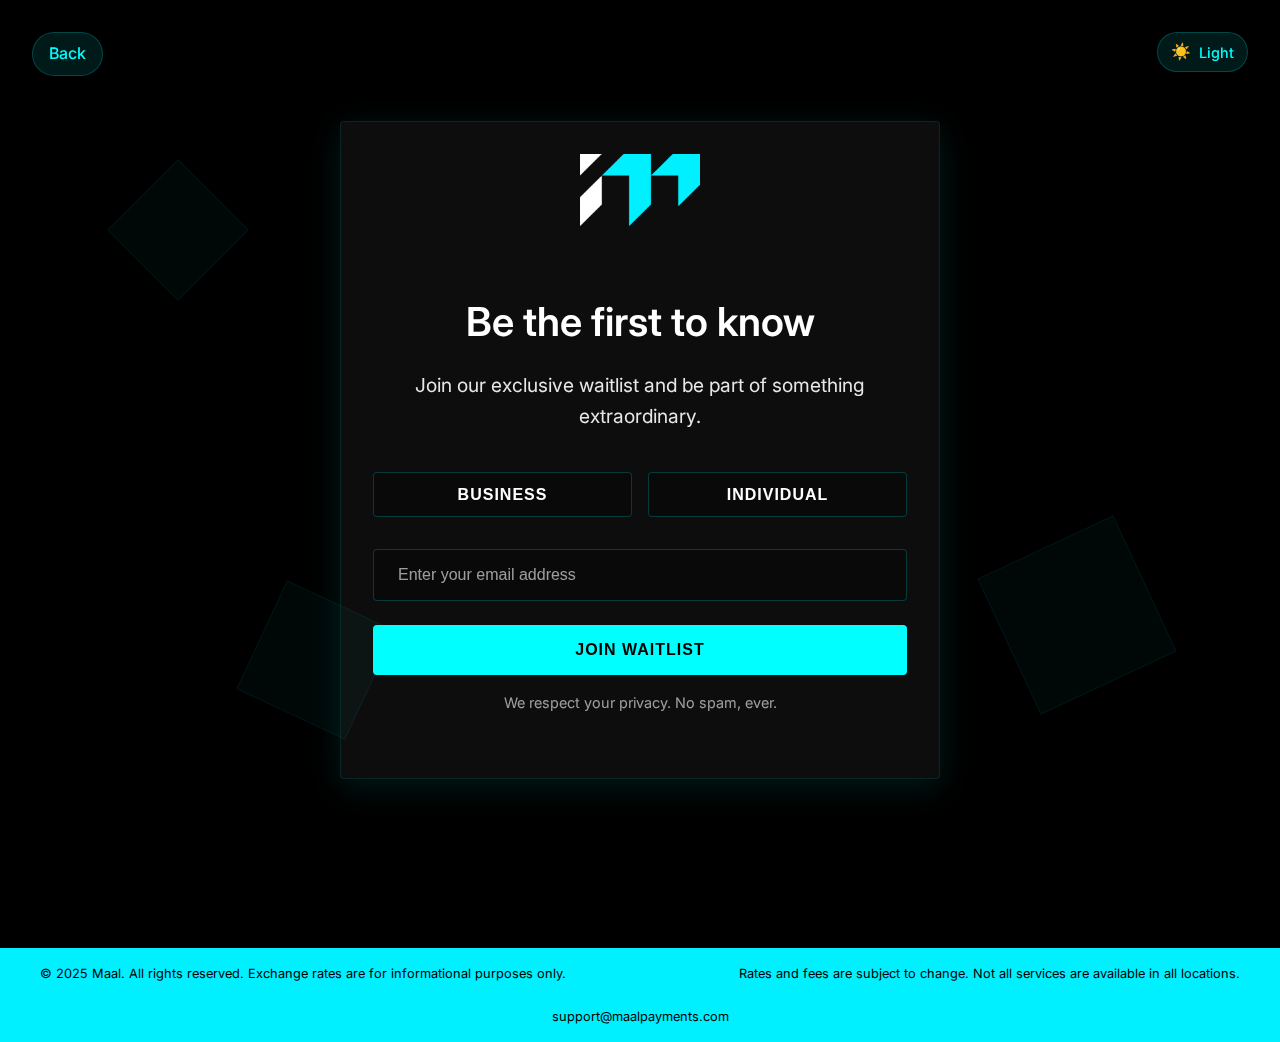
<file: index.html>
<!DOCTYPE html>
<html lang="en">
<head>
    <meta charset="UTF-8">
    <meta name="viewport" content="width=device-width, initial-scale=1.0">
    <title>Join the Waitlist</title>
    <link rel="icon" type="image/x-icon" href="favicon/favicon.ico">
    <link rel="icon" type="image/png" sizes="32x32" href="favicon/favicon-32x32.png">
    <link rel="icon" type="image/png" sizes="16x16" href="favicon/favicon-16x16.png">
    <link rel="stylesheet" href="styles.css">
    <link rel="preconnect" href="https://fonts.googleapis.com">
    <link rel="preconnect" href="https://fonts.gstatic.com" crossorigin>
    <link href="https://fonts.googleapis.com/css2?family=Inter:wght@300;400;600&display=swap" rel="stylesheet">
    <style>
        .content {
            text-align: center;
            padding: 2rem;
        }

        .footer {
            background: #00F0FF;
            padding: 1rem;
            text-align: center;
            position: relative;
            margin-top: 3rem;
            color: black;
            font-size: 0.8rem;
            line-height: 1.5;
        }

        .footer-content {
            max-width: 1200px;
            margin: 0 auto;
            display: flex;
            justify-content: space-between;
            align-items: center;
            flex-wrap: wrap;
            gap: 1rem;
        }

        .footer-email {
            text-align: center;
            width: 100%;
            margin-top: 0.5rem;
        }

        .footer-email a {
            color: black;
            text-decoration: none;
            cursor: pointer;
            position: relative;
        }

        .footer-email a:hover {
            text-decoration: none;
        }

        .copy-tooltip {
            position: absolute;
            background: rgba(0, 0, 0, 0.8);
            color: white;
            padding: 4px 8px;
            border-radius: 4px;
            font-size: 12px;
            bottom: 100%;
            left: 50%;
            transform: translateX(-50%);
            white-space: nowrap;
            opacity: 0;
            transition: opacity 0.2s;
            pointer-events: none;
        }

        .copy-tooltip.show {
            opacity: 1;
        }
    </style>
</head>
<body>
    <div class="shapes">
        <div class="shape shape1"></div>
        <div class="shape shape2"></div>
        <div class="shape shape3"></div>
    </div>
    <div class="container">
        <div class="content">
            <div class="logo">
                <img src="logo.png" alt="Company Logo" class="logo-image">
            </div>
            <a href="intro.html" class="back-button">Back</a>
            <a href="index-light.html" class="theme-switcher">Light</a>
            <h1>Be the first to know</h1>
            <p class="subtitle">Join our exclusive waitlist and be part of something extraordinary.</p>
            
            <form class="waitlist-form" id="waitlistForm">
                <div class="input-group">
                    <div class="user-type-buttons">
                        <button type="button" class="user-type-btn" data-type="business">Business</button>
                        <button type="button" class="user-type-btn" data-type="individual">Individual</button>
                    </div>
                    <input type="hidden" id="userType" name="userType" required>
                    <input type="email" id="email" placeholder="Enter your email address" required>
                </div>
                <button type="submit">Join Waitlist</button>
                <p class="form-note">We respect your privacy. No spam, ever.</p>
            </form>
        </div>
    </div>

    <footer class="footer">
        <div class="footer-content">
            <div class="footer-copyright">
                © 2025 Maal. All rights reserved. Exchange rates are for informational purposes only.
            </div>
            <div class="footer-disclaimer">
                Rates and fees are subject to change. Not all services are available in all locations.
            </div>
            <div class="footer-email">
                <a href="javascript:void(0)" onclick="copyEmail(event)" data-email="support@maalpayments.com">support@maalpayments.com<span class="copy-tooltip">Click to copy</span></a>
            </div>
        </div>
    </footer>
    <script src="script.js"></script>
    <script>
        function copyEmail(event) {
            event.preventDefault();
            const element = event.currentTarget;
            const email = element.getAttribute('data-email');
            
            // Copy to clipboard
            navigator.clipboard.writeText(email).then(() => {
                // Show tooltip with "Copied!" message
                const tooltip = element.querySelector('.copy-tooltip');
                tooltip.textContent = 'Copied!';
                tooltip.classList.add('show');
                
                // Hide tooltip after 2 seconds
                setTimeout(() => {
                    tooltip.classList.remove('show');
                    tooltip.textContent = 'Click to copy';
                }, 2000);
            }).catch(err => {
                console.error('Failed to copy:', err);
            });
        }

        document.addEventListener('DOMContentLoaded', function() {
            // Clear localStorage immediately when page loads
            localStorage.removeItem('waitlistEmail');
            localStorage.removeItem('userType');
            
            const emailLinks = document.querySelectorAll('.footer-email a');
            emailLinks.forEach(link => {
                link.addEventListener('mouseenter', function() {
                    const tooltip = this.querySelector('.copy-tooltip');
                    if (tooltip) tooltip.classList.add('show');
                });
                
                link.addEventListener('mouseleave', function() {
                    const tooltip = this.querySelector('.copy-tooltip');
                    if (tooltip) {
                        tooltip.classList.remove('show');
                        tooltip.textContent = 'Click to copy';
                    }
                });
            });

            // Don't retrieve saved email from localStorage
            // const savedEmail = localStorage.getItem('waitlistEmail');
            // if (savedEmail) {
            //     document.getElementById('email').value = savedEmail;
            // }

            // Don't save email to localStorage when user types
            const emailInput = document.getElementById('email');
            // emailInput.addEventListener('input', function() {
            //     localStorage.setItem('waitlistEmail', this.value);
            // });

            // Don't save user type selection
            const userTypeButtons = document.querySelectorAll('.user-type-btn');
            const userTypeInput = document.getElementById('userType');
            // const savedUserType = localStorage.getItem('userType');
            
            // if (savedUserType) {
            //     userTypeButtons.forEach(btn => {
            //         if (btn.getAttribute('data-type') === savedUserType) {
            //             btn.classList.add('selected');
            //             userTypeInput.value = savedUserType;
            //         } else {
            //             btn.classList.remove('selected');
            //         }
            //     });
            // } else {
            //     // If no saved user type, make sure the hidden input is empty
            //     userTypeInput.value = '';
            // }

            userTypeButtons.forEach(btn => {
                btn.addEventListener('click', function() {
                    userTypeButtons.forEach(b => b.classList.remove('selected'));
                    this.classList.add('selected');
                    const selectedType = this.getAttribute('data-type');
                    userTypeInput.value = selectedType;
                    // Don't save to localStorage
                    // localStorage.setItem('userType', selectedType);
                });
            });
            
            // Clear localStorage when form is submitted
            const waitlistForm = document.getElementById('waitlistForm');
            waitlistForm.addEventListener('submit', function(e) {
                // Don't prevent default to allow form submission
                // Clear localStorage immediately
                localStorage.removeItem('waitlistEmail');
                localStorage.removeItem('userType');
            });
        });
    </script>
</body>
</html>
</file>
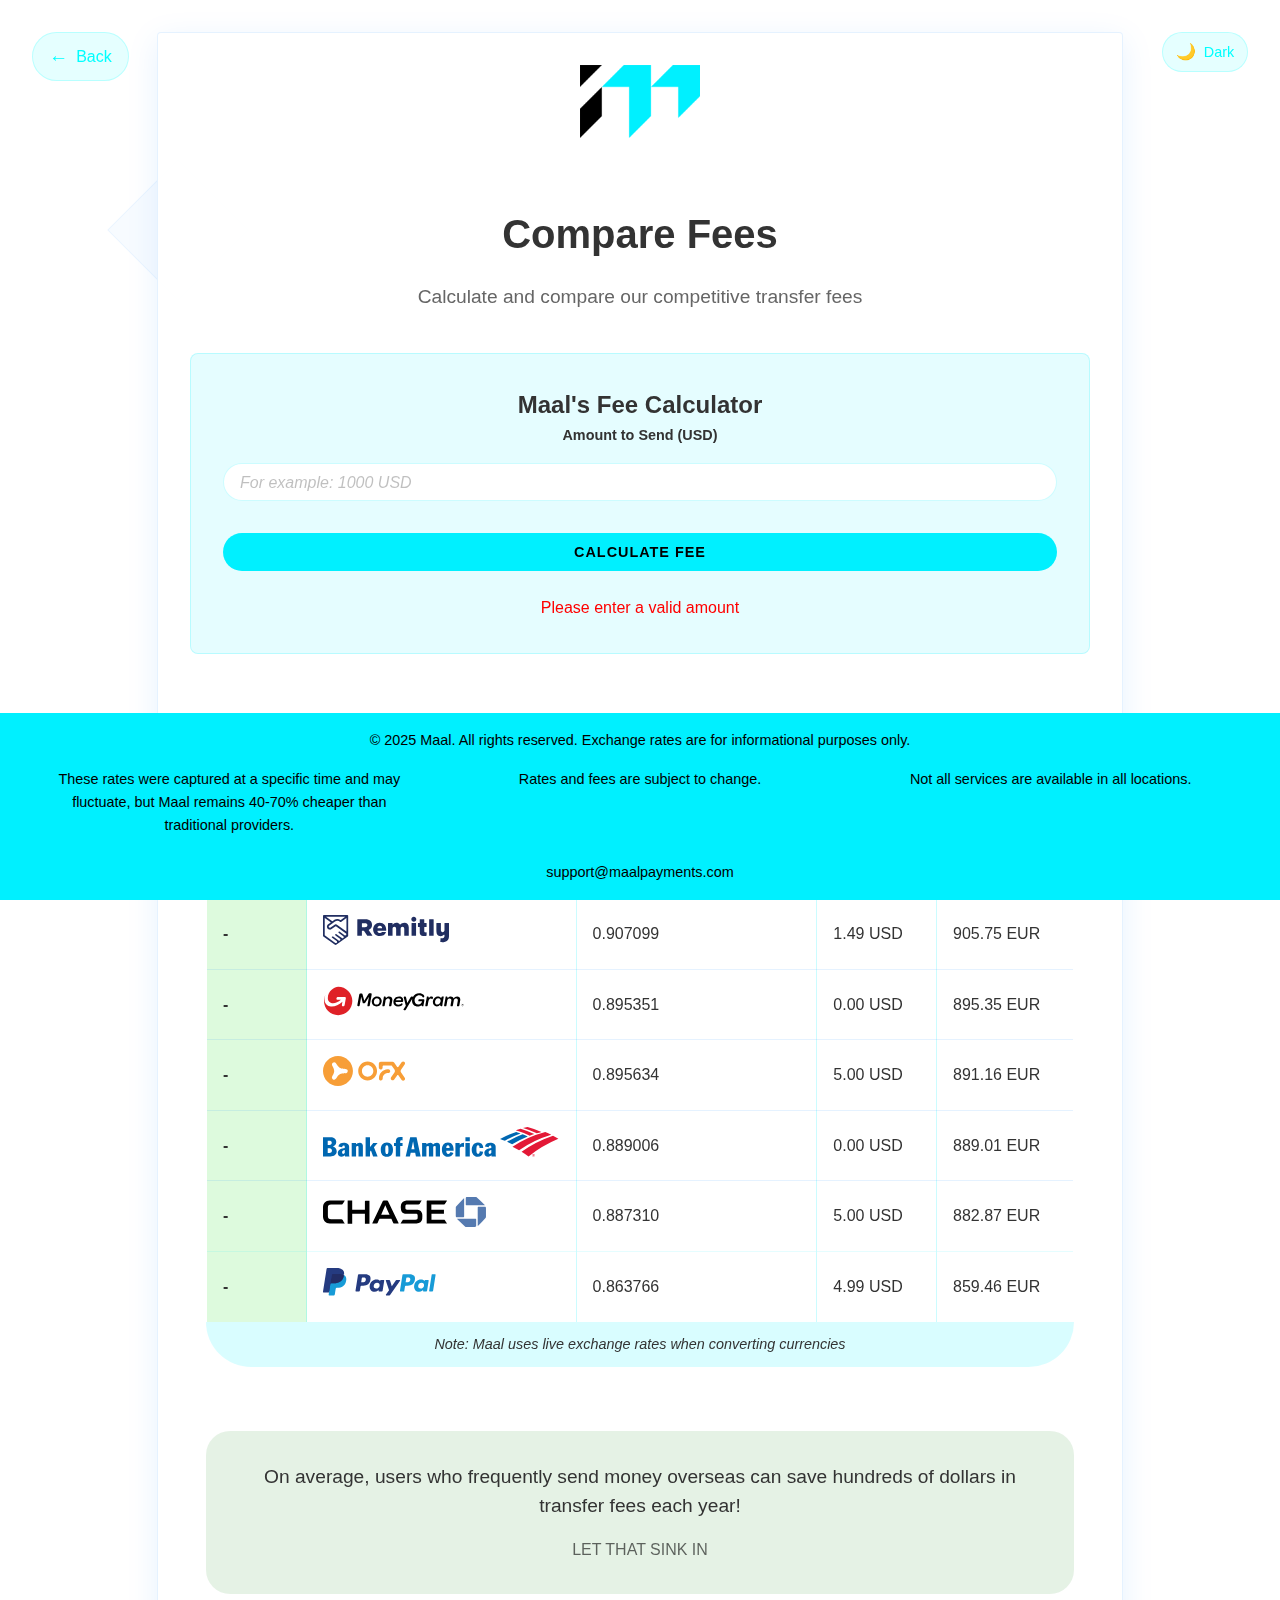
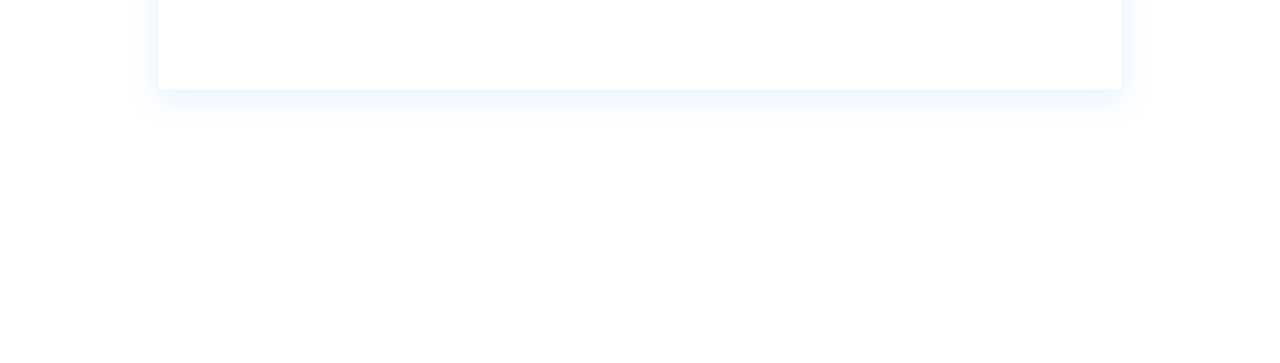
<file: compare-fees-light.html>
<!DOCTYPE html>
<html lang="en">
<head>
    <meta charset="UTF-8">
    <meta name="viewport" content="width=device-width, initial-scale=1.0">
    <title>Compare Fees</title>
    <link rel="icon" type="image/x-icon" href="favicon/favicon.ico">
    <link rel="icon" type="image/png" sizes="32x32" href="favicon/favicon-32x32.png">
    <link rel="icon" type="image/png" sizes="16x16" href="favicon/favicon-16x16.png">
    <link rel="stylesheet" href="styles-light.css">
    <link rel="preconnect" href="https://fonts.googleapis.com">
    <link rel="preconnect" href="https://fonts.gstatic.com" crossorigin>
    <link href="https://fonts.googleapis.com/css2?family=Inter:wght@300;400;600&display=swap" rel="stylesheet">
    <style>
        * {
            margin: 0;
            padding: 0;
            box-sizing: border-box;
        }

        body {
            font-family: -apple-system, BlinkMacSystemFont, 'Segoe UI', Roboto, Oxygen, Ubuntu, Cantarell, 'Open Sans', 'Helvetica Neue', sans-serif;
            line-height: 1.6;
            color: #333;
            min-height: 100vh;
            display: flex;
            flex-direction: column;
            margin: 0;
            position: relative;
        }

        .main-wrapper {
            flex: 1;
            padding-bottom: 140px; /* Adjust padding to accommodate new margin */
        }

        .calculator-section {
            background: rgba(0, 240, 255, 0.1);
            border: 1px solid rgba(0, 240, 255, 0.2);
            border-radius: 8px;
            padding: 2rem;
            margin-bottom: 2rem;
        }

        .calculator-form {
            display: flex;
            flex-direction: column;
            gap: 1rem;
            margin-bottom: 1.5rem;
            max-width: 900px;
            margin-left: auto;
            margin-right: auto;
        }

        .input-field {
            width: 100%;
        }

        .input-field label {
            display: block;
            margin-bottom: 0.5rem;
            color: #333;
            font-size: 0.9rem;
            font-weight: 600;
        }

        .input-field input::placeholder {
            color: rgba(0, 0, 0, 0.25);
            font-style: italic;
            font-size: 1rem;
        }

        .input-field input {
            width: 100%;
            padding: 0.6rem 1rem;
            border: 1px solid rgba(0, 240, 255, 0.2);
            border-radius: 20px;
            background: white;
            color: #333;
            font-size: 1.2rem;
            margin-top: 0.5rem;
            height: 38px; /* Match button height */
        }

        .form-actions {
            display: flex;
            justify-content: center;
            gap: 1rem;
            margin-top: 1rem;
        }

        /* Remove number input arrows */
        .input-field input[type="number"]::-webkit-inner-spin-button,
        .input-field input[type="number"]::-webkit-outer-spin-button {
            -webkit-appearance: none;
            margin: 0;
        }

        .input-field input[type="number"] {
            -moz-appearance: textfield;
        }

        .calculate-btn {
            padding: 0.6rem 1rem;
            background: #00F0FF;
            color: black;
            border: none;
            border-radius: 20px;
            cursor: pointer;
            font-weight: 600;
            font-size: 0.9rem;
            white-space: nowrap;
            min-width: 120px;
            height: 38px; /* Fixed height */
            line-height: 1;
        }

        .fee-result {
            text-align: center;
            font-size: 1.2rem;
            color: #333;
        }

        .content {
            flex: 1 0 auto;
            padding: 2rem;
            max-width: 1200px;
            margin: 0 auto;
            margin-bottom: 15rem; /* Add space here instead */
        }

        .comparison-content {
            max-width: 900px;
            margin: 0 auto;
            width: 100%;
            display: flex;
            flex-direction: column;
            align-items: center;
            padding: 0 1rem;
            margin-bottom: 0; /* Remove margin here */
        }

        .comparison-table {
            width: 100%;
            border-collapse: collapse;
            margin-top: 2rem;
            background: #ffffff;
            border: 1px solid rgba(0, 123, 255, 0.2);
            border-radius: 8px 8px 0 0;
            overflow: hidden;
            margin-bottom: 0;
        }

        .comparison-table th,
        .comparison-table td {
            padding: 1rem;
            text-align: left;
            border-bottom: 1px solid rgba(0, 123, 255, 0.1);
        }

        .comparison-table th {
            background: rgba(0, 123, 255, 0.1);
            font-weight: 600;
        }

        .comparison-table tr:last-child td {
            border-bottom: none;
        }

        .comparison-table tr:hover {
            background: rgba(0, 123, 255, 0.05);
        }

        .highlight {
            color: #007bff;
            font-weight: 600;
        }

        .savings-message {
            max-width: 900px;
            width: 100%;
            margin: 4rem auto;
            padding: 2rem;
            background: rgba(0, 128, 0, 0.1);
            border-radius: 24px;
            text-align: center;
        }

        .savings-text {
            font-size: 1.2rem;
            line-height: 1.5;
            color: #333;
            margin-bottom: 1rem;
        }

        .savings-subtext {
            font-size: 1rem;
            color: rgba(0, 0, 0, 0.6);
            font-weight: 500;
        }

        .savings-cell {
            background: rgba(144, 238, 144, 0.3);
            color: #2E8B57;
            text-align: center;
            font-weight: bold;
            width: 100px;
        }

        .comparison-table th {
            background: #00F0FF;
            color: black;
            padding: 1rem;
            text-align: left;
            border-right: 1px solid rgba(255, 255, 255, 0.5);
        }

        .comparison-table th:last-child {
            border-right: none;
        }

        .comparison-table td {
            padding: 1rem;
            border-top: 1px solid rgba(0, 240, 255, 0.1);
            border-right: 1px solid rgba(0, 240, 255, 0.2);
            color: #333;
        }

        .comparison-table td:last-child {
            border-right: none;
        }

        .fee-difference {
            color: #FF4444;
        }

        .provider-logo {
            height: 30px;
            width: auto;
        }

        .live-indicator {
            display: inline-block;
            width: 8px;
            height: 8px;
            background-color: #00CC00;
            border-radius: 50%;
            margin-left: 5px;
        }

        .footer {
            position: fixed;
            bottom: 0;
            left: 0;
            right: 0;
            width: 100%;
            background: #00F0FF;
            padding: 1rem 0;
            text-align: center;
            z-index: 100;
        }

        .footer-content {
            max-width: 1200px;
            margin: 0 auto;
            display: flex;
            flex-direction: column;
            align-items: center;
            justify-content: center;
            gap: 1rem;
            color: black;
        }

        .footer-copyright {
            text-align: center;
            width: 100%;
            font-weight: 500;
            font-size: 0.9rem;
            color: black;
        }

        .footer-disclaimer {
            display: flex;
            justify-content: center;
            width: 100%;
            gap: 2rem;
            text-align: center;
            color: black;
        }

        .disclaimer-left, .disclaimer-center, .disclaimer-right {
            flex: 1;
            text-align: center;
            font-size: 0.9rem;
            color: black;
        }

        .footer-email {
            text-align: center;
            width: 100%;
            margin-top: 0.5rem;
            font-size: 0.9rem;
            color: black;
        }

        .footer-email a {
            color: black;
            text-decoration: none;
            cursor: pointer;
            position: relative;
        }

        .copy-tooltip {
            position: absolute;
            background: rgba(0, 0, 0, 0.8);
            color: white;
            padding: 4px 8px;
            border-radius: 4px;
            font-size: 12px;
            bottom: 100%;
            left: 50%;
            transform: translateX(-50%);
            white-space: nowrap;
            opacity: 0;
            transition: opacity 0.2s;
            pointer-events: none;
        }

        .copy-tooltip.show {
            opacity: 1;
        }

        /* Add this to ensure the footer stays at the bottom */
        body {
            margin: 0;
            min-height: 100vh;
            display: flex;
            flex-direction: column;
        }

        .container {
            flex: 1 0 auto;
            display: flex;
            flex-direction: column;
            width: 100%;
        }

        .note-row {
            background: rgba(0, 240, 255, 0.1);
        }

        .note-row td {
            position: relative;
        }

        .note-row td:after {
            display: none; /* Remove the pseudo-element */
        }

        .table-note {
            text-align: center;
            color: #333;
            font-size: 0.9rem;
            font-style: italic;
            padding: 1.2rem;
            position: relative;
            z-index: 1;
        }

        /* Remove borders from the note row */
        .comparison-table .note-row td {
            border: none;
        }

        /* Ensure clean connection between table and note */
        .comparison-table tbody tr:nth-last-child(2) td {
            border-bottom: none;
        }

        /* Remove the note-row related styles */
        .table-note-container {
            width: 100%;
            background: rgba(0, 240, 255, 0.15);
            padding: 0.7rem;
            text-align: center;
            border-radius: 0 0 80px 80px;
            margin-top: -1px;
            font-style: italic;
            font-size: 0.9rem;
            color: #333;
            margin-bottom: 0;
            max-width: 900px;
            display: flex;
            justify-content: center;
            align-items: center;
        }
    </style>
</head>
<body>
    <div class="shapes">
        <div class="shape shape1"></div>
    </div>
    <div class="container">
        <div class="content">
            <div class="logo">
                <img src="logoblack.png" alt="Maal Logo" class="logo-image">
            </div>
            <a href="intro-light.html" class="back-button">Back</a>
            <a href="compare-fees.html" class="theme-switcher">Dark</a>
            <h1>Compare Fees</h1>
            <p class="subtitle">Calculate and compare our competitive transfer fees</p>
            
            <div class="calculator-section">
                <h2>Maal's Fee Calculator</h2>
                <div class="calculator-form">
                    <div class="input-field">
                        <label for="amount">Amount to Send (USD)</label>
                        <input type="number" id="amount" min="100" placeholder="For example: 1000 USD">
                    </div>
                    <div class="form-actions">
                        <button class="calculate-btn" id="calculateBtn">Calculate Fee</button>
                    </div>
                </div>
                <div id="error" style="color: red; text-align: center; margin-top: 1rem; display: none;"></div>
                <div class="fee-result" id="feeResult">
                    Your fee will be displayed here
                </div>
            </div>

            <div class="comparison-content">
                <table class="comparison-table">
                    <thead>
                        <tr>
                            <th>Savings with Maal</th>
                            <th>Provider</th>
                            <th>Exchange rate (1 USD → EUR)</th>
                            <th>Transfer fee</th>
                            <th>Recipient gets</th>
                        </tr>
                    </thead>
                    <tbody>
                        <tr>
                            <td class="savings-cell">-</td>
                            <td class="provider">
                                <img src="wise.svg" alt="Wise" class="provider-logo">
                            </td>
                            <td>0.912400</td>
                            <td>5.48 USD</td>
                            <td>908.74 EUR</td>
                        </tr>
                        <tr>
                            <td class="savings-cell">-</td>
                            <td class="provider">
                                <img src="remitly.svg" alt="Remitly" class="provider-logo">
                            </td>
                            <td>0.907099</td>
                            <td>1.49 USD</td>
                            <td>905.75 EUR</td>
                        </tr>
                        <tr>
                            <td class="savings-cell">-</td>
                            <td class="provider">
                                <img src="moneygram.svg" alt="MoneyGram" class="provider-logo">
                            </td>
                            <td>0.895351</td>
                            <td>0.00 USD</td>
                            <td>895.35 EUR</td>
                        </tr>
                        <tr>
                            <td class="savings-cell">-</td>
                            <td class="provider">
                                <img src="ofx.svg" alt="OFX" class="provider-logo">
                            </td>
                            <td>0.895634</td>
                            <td>5.00 USD</td>
                            <td>891.16 EUR</td>
                        </tr>
                        <tr>
                            <td class="savings-cell">-</td>
                            <td class="provider">
                                <img src="bank-of-america.svg" alt="Bank of America" class="provider-logo">
                            </td>
                            <td>0.889006</td>
                            <td>0.00 USD</td>
                            <td>889.01 EUR</td>
                        </tr>
                        <tr>
                            <td class="savings-cell">-</td>
                            <td class="provider">
                                <img src="chase.svg" alt="Chase" class="provider-logo">
                            </td>
                            <td>0.887310</td>
                            <td>5.00 USD</td>
                            <td>882.87 EUR</td>
                        </tr>
                        <tr>
                            <td class="savings-cell">-</td>
                            <td class="provider">
                                <img src="paypal.svg" alt="PayPal" class="provider-logo">
                            </td>
                            <td>0.863766</td>
                            <td>4.99 USD</td>
                            <td>859.46 EUR</td>
                        </tr>
                    </tbody>
                </table>

                <div class="table-note-container">
                    Note: Maal uses live exchange rates when converting currencies
                </div>

                <div class="savings-message">
                    <div class="savings-text">
                        On average, users who frequently send money overseas can save hundreds of dollars in transfer fees each year!
                    </div>
                    <div class="savings-subtext">
                        LET THAT SINK IN
                    </div>
                </div>
            </div>

            <div class="footer-spacer"></div>

            <div class="cta-container">
                <!-- CTA content -->
            </div>
        </div>

        <footer class="footer">
            <div class="footer-content">
                <div class="footer-copyright">
                    © 2025 Maal. All rights reserved. Exchange rates are for informational purposes only.
                </div>
                <div class="footer-disclaimer">
                    <div class="disclaimer-left">These rates were captured at a specific time and may fluctuate, but Maal remains 40-70% cheaper than traditional providers.</div>
                    <div class="disclaimer-center">Rates and fees are subject to change.</div>
                    <div class="disclaimer-right">Not all services are available in all locations.</div>
                </div>
                <div class="footer-email">
                    <a href="javascript:void(0)" onclick="copyEmail(event)" data-email="support@maalpayments.com">support@maalpayments.com<span class="copy-tooltip">Click to copy</span></a>
                </div>
            </div>
        </footer>
    </div>

    <script>
        document.addEventListener('DOMContentLoaded', function() {
            const amountInput = document.getElementById('amount');
            const resultDiv = document.getElementById('feeResult');
            const errorDiv = document.getElementById('error');
            const calculateBtn = document.getElementById('calculateBtn');

            // Wise fixed amounts mapping
            const wiseFixedAmounts = {
                100: 90.01,
                500: 453.30,
                1000: 907.40,
                2000: 1815.63,
                5000: 4542.00,
                10000: 9081.36,
                15000: 13622.45,
                20000: 18163.55,
                40000: 36340.74,
                100000: 90888.19,
                1000000: 909410.16
            };

            // Provider data with exchange rates
            const providers = [
                { 
                    name: "Wise", 
                    rate: 0.912400, 
                    baseFee: 5.48,
                    getRecipientAmount: function(amount) {
                        // Check if it's one of the fixed amounts
                        if (wiseFixedAmounts.hasOwnProperty(amount)) {
                            return wiseFixedAmounts[amount];
                        }
                        // Otherwise use the standard calculation
                        const amountAfterFee = amount - this.baseFee;
                        return amountAfterFee * this.rate;
                    }
                },
                { name: "Remitly", rate: 0.907099, baseFee: 1.49 },
                { name: "MoneyGram", rate: 0.895351, baseFee: 0.00 },
                { name: "OFX", rate: 0.895634, baseFee: 5.00 },
                { name: "Bank of America", rate: 0.889006, baseFee: 0.00 },
                { name: "Chase", rate: 0.887310, baseFee: 5.00 },
                { name: "PayPal", rate: 0.863766, baseFee: 4.99 }
            ];

            function calculateFee(amount) {
                if (amount < 100) {
                    throw new Error("Minimum amount is $100");
                }
                if (amount > 1000000) {
                    throw new Error("Maximum amount is $1,000,000");
                }

                let fee;
                if (amount <= 999) {
                    fee = 1;
                } else if (amount <= 3000) {
                    fee = 1.5 + (amount * 0.001); // $1.5 + 0.1%
                } else if (amount <= 5000) {
                    fee = 1.5 + (amount * 0.001); // $1.5 + 0.1%
                } else if (amount <= 7000) {
                    fee = 1.5 + (amount * 0.0012); // $1.5 + 0.12%
                } else if (amount <= 10000) {
                    fee = 1.5 + (amount * 0.001); // $1.5 + 0.1%
                } else if (amount <= 20000) {
                    fee = 1.5 + (amount * 0.001); // $1.5 + 0.1%
                } else if (amount <= 100000) {
                    fee = amount * 0.001; // 0.1%
                } else {
                    fee = amount * 0.0009; // 0.09%
                }

                return fee;
            }

            function updateResult() {
                const amount = parseFloat(amountInput.value);
                errorDiv.style.display = 'none';
                resultDiv.style.display = 'none';

                try {
                    if (isNaN(amount)) {
                        throw new Error("Please enter a valid amount");
                    }

                    const fee = calculateFee(amount);
                    const maalRate = 0.912400; // Using the best rate (same as Wise)
                    const maalAmountAfterFee = amount - fee;
                    const maalRecipientGets = maalAmountAfterFee * maalRate;

                    resultDiv.innerHTML = `
                        <p>Maal Fee: $${fee.toFixed(2)}</p>
                        <p>Amount after fee: $${maalAmountAfterFee.toFixed(2)}</p>
                        <p>Recipient gets: €${maalRecipientGets.toFixed(2)}</p>
                    `;
                    resultDiv.style.display = 'block';

                    // Update comparison table
                    const tableRows = document.querySelectorAll('.comparison-table tbody tr');
                    providers.forEach((provider, index) => {
                        if (tableRows[index]) {
                            const cells = tableRows[index].querySelectorAll('td');
                            let recipientGets;
                            
                            if (provider.name === "Wise" && provider.getRecipientAmount) {
                                recipientGets = provider.getRecipientAmount(amount);
                            } else {
                                const amountAfterFee = amount - provider.baseFee;
                                recipientGets = amountAfterFee * provider.rate;
                            }

                            const savingsWithMaal = maalRecipientGets - recipientGets;

                            // Update savings cell
                            cells[0].textContent = savingsWithMaal > 0 ? 
                                `+${savingsWithMaal.toFixed(2)} EUR` : 
                                `${savingsWithMaal.toFixed(2)} EUR`;
                            cells[0].style.color = savingsWithMaal > 0 ? '#2E8B57' : '#FF4444';

                            // Update recipient gets cell
                            cells[4].textContent = `${recipientGets.toFixed(2)} EUR`;
                        }
                    });

                } catch (error) {
                    errorDiv.textContent = error.message;
                    errorDiv.style.display = 'block';
                }
            }

            // Add click event listener to the calculate button
            calculateBtn.addEventListener('click', updateResult);
            // Also keep the input event for real-time updates
            amountInput.addEventListener('input', updateResult);
            // Initial calculation
            updateResult();

            // Clear waitlist email data when on this page
            localStorage.removeItem('waitlistEmail');
            localStorage.removeItem('userType');
        });

        function copyEmail(event) {
            event.preventDefault();
            const element = event.currentTarget;
            const email = element.getAttribute('data-email');
            
            // Copy to clipboard
            navigator.clipboard.writeText(email).then(() => {
                // Show tooltip with "Copied!" message
                const tooltip = element.querySelector('.copy-tooltip');
                tooltip.textContent = 'Copied!';
                tooltip.classList.add('show');
                
                // Hide tooltip after 2 seconds
                setTimeout(() => {
                    tooltip.classList.remove('show');
                    tooltip.textContent = 'Click to copy';
                }, 2000);
            }).catch(err => {
                console.error('Failed to copy:', err);
            });
        }

        // Add hover effect for tooltip
        document.addEventListener('DOMContentLoaded', function() {
            const emailLinks = document.querySelectorAll('.footer-email a');
            emailLinks.forEach(link => {
                link.addEventListener('mouseenter', function() {
                    const tooltip = this.querySelector('.copy-tooltip');
                    if (tooltip) tooltip.classList.add('show');
                });
                
                link.addEventListener('mouseleave', function() {
                    const tooltip = this.querySelector('.copy-tooltip');
                    if (tooltip) {
                        tooltip.classList.remove('show');
                        tooltip.textContent = 'Click to copy';
                    }
                });
            });
        });

        // Add a function to clear saved data when form is successfully submitted
        function clearSavedData() {
            localStorage.removeItem('maalCalculatorAmount');
            localStorage.removeItem('maalWaitlistEmail');
        }
    </script>
</body>
</html>
</file>
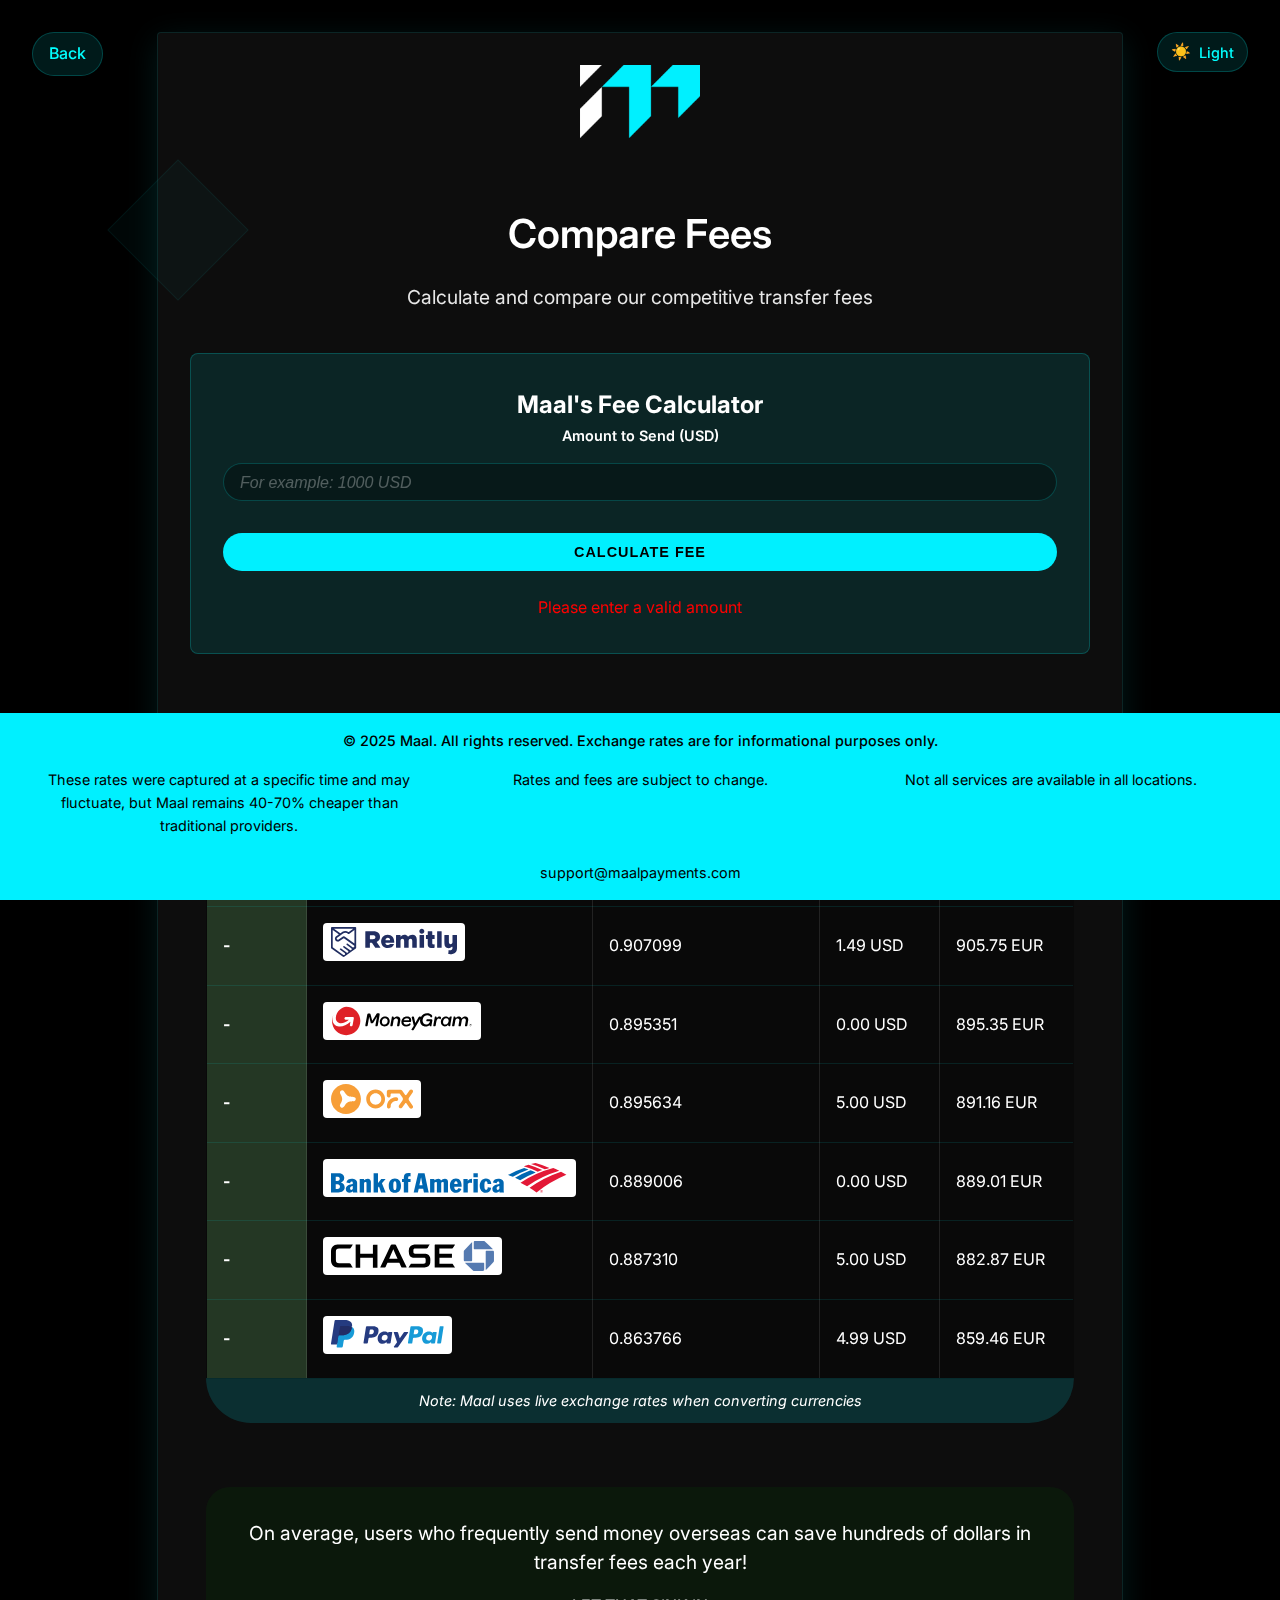
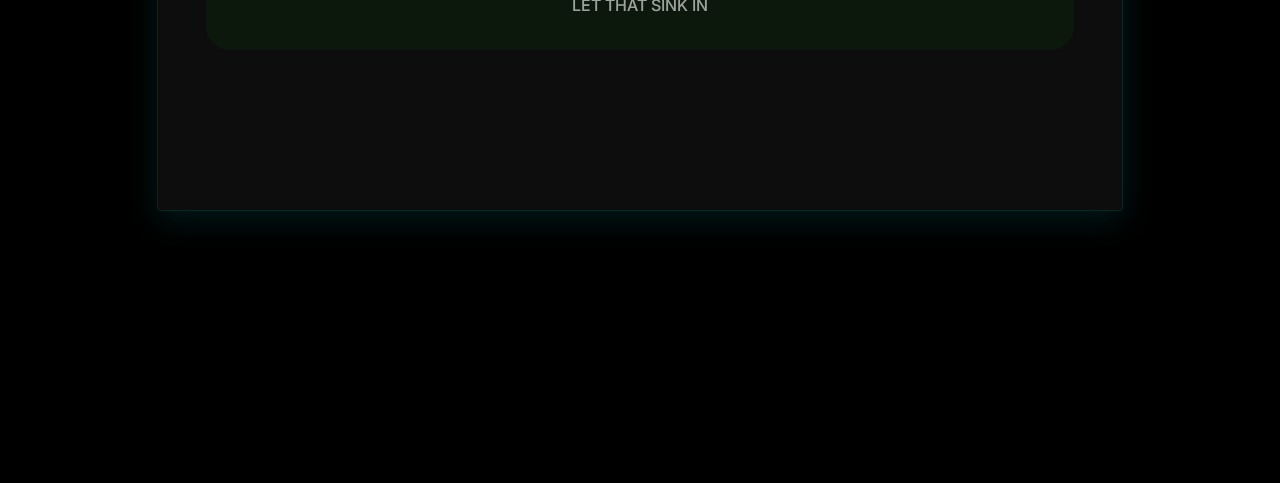
<file: compare-fees.html>
<!DOCTYPE html>
<html lang="en">
<head>
    <meta charset="UTF-8">
    <meta name="viewport" content="width=device-width, initial-scale=1.0">
    <title>Compare Fees</title>
    <link rel="icon" type="image/x-icon" href="favicon/favicon.ico">
    <link rel="icon" type="image/png" sizes="32x32" href="favicon/favicon-32x32.png">
    <link rel="icon" type="image/png" sizes="16x16" href="favicon/favicon-16x16.png">
    <link rel="stylesheet" href="styles.css">
    <link rel="preconnect" href="https://fonts.googleapis.com">
    <link rel="preconnect" href="https://fonts.gstatic.com" crossorigin>
    <link href="https://fonts.googleapis.com/css2?family=Inter:wght@300;400;600&display=swap" rel="stylesheet">
    <style>
        .calculator-section {
            background: rgba(0, 255, 255, 0.1);
            border: 1px solid rgba(0, 255, 255, 0.2);
            border-radius: 8px;
            padding: 2rem;
            margin-bottom: 2rem;
        }

        .calculator-form {
            display: flex;
            flex-direction: column;
            gap: 1rem;
            margin-bottom: 1.5rem;
            max-width: 900px;
            margin-left: auto;
            margin-right: auto;
        }

        .input-field {
            width: 100%;
        }

        .input-field label {
            display: block;
            margin-bottom: 0.5rem;
            color: white;
            font-size: 0.9rem;
            font-weight: 600;
        }

        .input-field input::placeholder {
            color: rgba(255, 255, 255, 0.3);
            font-style: italic;
            font-size: 1rem;
        }

        .input-field input {
            width: 100%;
            padding: 0.6rem 1rem;
            border: 1px solid rgba(0, 255, 255, 0.2);
            border-radius: 20px;
            background: rgba(0, 0, 0, 0.3);
            color: white;
            font-size: 1.2rem;
            margin-top: 0.5rem;
            height: 38px; /* Match button height */
        }

        .form-actions {
            display: flex;
            justify-content: center;
            gap: 1rem;
            margin-top: 1rem;
        }

        /* Remove number input arrows */
        .input-field input[type="number"]::-webkit-inner-spin-button,
        .input-field input[type="number"]::-webkit-outer-spin-button {
            -webkit-appearance: none;
            margin: 0;
        }

        .input-field input[type="number"] {
            -moz-appearance: textfield;
        }

        .calculate-btn {
            padding: 0.6rem 1rem;
            background: #00F0FF;
            color: black;
            border: none;
            border-radius: 20px;
            cursor: pointer;
            font-weight: 600;
            font-size: 0.9rem;
            white-space: nowrap;
            min-width: 120px;
            height: 38px; /* Fixed height */
            line-height: 1;
        }

        .fee-result {
            text-align: center;
            font-size: 1.2rem;
            color: white;
        }

        .content {
            text-align: center;
            padding: 2rem;
            max-width: 1200px;
            margin: 0 auto;
        }

        .comparison-content {
            max-width: 900px;
            margin: 0 auto;
            width: 100%;
            display: flex;
            flex-direction: column;
            align-items: center;
            padding: 0 1rem;
            margin-bottom: 0;
        }

        .comparison-table {
            width: 100%;
            border-collapse: collapse;
            margin-top: 2rem;
            background: rgba(0, 0, 0, 0.3);
            border: 1px solid rgba(0, 255, 255, 0.2);
            border-radius: 8px 8px 0 0;
            overflow: hidden;
            margin-bottom: 0;
        }

        .comparison-table th,
        .comparison-table td {
            padding: 1rem;
            text-align: left;
            border-bottom: 1px solid rgba(0, 255, 255, 0.1);
        }

        .comparison-table th {
            background: rgba(0, 255, 255, 0.1);
            font-weight: 600;
        }

        .comparison-table tr:last-child td {
            border-bottom: none;
        }

        .comparison-table tr:hover {
            background: rgba(0, 255, 255, 0.05);
        }

        .highlight {
            color: #00ffff;
            font-weight: 600;
        }

        .savings-message {
            max-width: 900px;
            width: 100%;
            margin: 4rem auto;
            padding: 2rem;
            background: rgba(0, 128, 0, 0.1);
            border-radius: 24px;
            text-align: center;
        }

        .savings-text {
            font-size: 1.2rem;
            line-height: 1.5;
            color: #fff;
            margin-bottom: 1rem;
        }

        .savings-subtext {
            font-size: 1rem;
            color: rgba(255, 255, 255, 0.6);
            font-weight: 500;
        }

        .savings-cell {
            background: rgba(144, 238, 144, 0.2);
            color: #4CAF50;
            text-align: center;
            font-weight: bold;
            width: 100px;
        }

        .comparison-table th {
            background: #00F0FF;
            color: black;
            padding: 1rem;
            text-align: left;
            border-right: 1px solid rgba(255, 255, 255, 0.3);
        }

        .comparison-table th:last-child {
            border-right: none;
        }

        .comparison-table td {
            padding: 1rem;
            border-top: 1px solid rgba(0, 255, 255, 0.1);
            border-right: 1px solid rgba(255, 255, 255, 0.1);
            color: white;
        }

        .comparison-table td:last-child {
            border-right: none;
        }

        .fee-difference {
            color: #FF4444;
        }

        .provider-logo {
            height: 30px;
            width: auto;
            padding: 4px 8px;
            background: white;
            border-radius: 4px;
            box-sizing: content-box;
        }

        .live-indicator {
            display: inline-block;
            width: 8px;
            height: 8px;
            background-color: #00CC00;
            border-radius: 50%;
            margin-left: 5px;
        }

        .footer {
            position: fixed;
            bottom: 0;
            left: 0;
            right: 0;
            width: 100%;
            background: #00F0FF;
            padding: 1rem 0;
            text-align: center;
            z-index: 100;
        }

        .footer-content {
            max-width: 1200px;
            margin: 0 auto;
            display: flex;
            flex-direction: column;
            align-items: center;
            justify-content: center;
            gap: 1rem;
            color: black;
        }

        .footer-copyright {
            text-align: center;
            width: 100%;
            font-weight: 500;
            font-size: 0.9rem;
            color: black;
        }

        .footer-disclaimer {
            display: flex;
            justify-content: center;
            width: 100%;
            gap: 2rem;
            text-align: center;
            color: black;
        }

        .disclaimer-left, .disclaimer-center, .disclaimer-right {
            flex: 1;
            text-align: center;
            font-size: 0.9rem;
            color: black;
        }

        .footer-email {
            text-align: center;
            width: 100%;
            margin-top: 0.5rem;
            font-size: 0.9rem;
            color: black;
        }

        .footer-email a {
            color: black;
            text-decoration: none;
            cursor: pointer;
            position: relative;
        }

        .copy-tooltip {
            position: absolute;
            background: rgba(0, 0, 0, 0.8);
            color: white;
            padding: 4px 8px;
            border-radius: 4px;
            font-size: 12px;
            bottom: 100%;
            left: 50%;
            transform: translateX(-50%);
            white-space: nowrap;
            opacity: 0;
            transition: opacity 0.2s;
            pointer-events: none;
        }

        .copy-tooltip.show {
            opacity: 1;
        }

        /* Add this to ensure the footer stays at the bottom */
        body {
            margin: 0;
            min-height: 100vh;
            display: flex;
            flex-direction: column;
        }

        .container {
            flex: 1 0 auto;
            display: flex;
            flex-direction: column;
            width: 100%;
        }

        .content {
            flex: 1 0 auto;
            padding: 2rem;
            max-width: 1200px;
            margin: 0 auto;
            margin-bottom: 15rem;
        }

        .table-note-container {
            width: 100%;
            background: rgba(0, 240, 255, 0.15);
            padding: 0.7rem;
            text-align: center;
            border-radius: 0 0 80px 80px;
            margin-top: -1px;
            font-style: italic;
            font-size: 0.9rem;
            color: white;
            margin-bottom: 0;
            max-width: 900px;
            display: flex;
            justify-content: center;
            align-items: center;
        }

        .footer-spacer {
            height: 4rem;
        }
    </style>
</head>
<body>
    <div class="shapes">
        <div class="shape shape1"></div>
    </div>
    <div class="container">
        <div class="content">
            <div class="logo">
                <img src="logo.png" alt="Maal Logo" class="logo-image">
            </div>
            <a href="intro.html" class="back-button">Back</a>
            <a href="compare-fees-light.html" class="theme-switcher">Light</a>
            <h1>Compare Fees</h1>
            <p class="subtitle">Calculate and compare our competitive transfer fees</p>
            
            <div class="calculator-section">
                <h2>Maal's Fee Calculator</h2>
                <div class="calculator-form">
                    <div class="input-field">
                        <label for="amount">Amount to Send (USD)</label>
                        <input type="number" id="amount" min="100" placeholder="For example: 1000 USD">
                    </div>
                    <div class="form-actions">
                        <button class="calculate-btn" id="calculateBtn">Calculate Fee</button>
                    </div>
                </div>
                <div id="error" style="color: red; text-align: center; margin-top: 1rem; display: none;"></div>
                <div class="fee-result" id="feeResult">
                    Your fee will be displayed here
                </div>
            </div>

            <div class="comparison-content">
                <table class="comparison-table">
                    <thead>
                        <tr>
                            <th>Savings with Maal</th>
                            <th>Provider</th>
                            <th>Exchange rate (1 USD → EUR)</th>
                            <th>Transfer fee</th>
                            <th>Recipient gets</th>
                        </tr>
                    </thead>
                    <tbody>
                        <tr>
                            <td class="savings-cell">-</td>
                            <td class="provider">
                                <img src="wise.svg" alt="Wise" class="provider-logo">
                            </td>
                            <td>0.912400</td>
                            <td>5.48 USD</td>
                            <td>908.74 EUR</td>
                        </tr>
                        <tr>
                            <td class="savings-cell">-</td>
                            <td class="provider">
                                <img src="remitly.svg" alt="Remitly" class="provider-logo">
                            </td>
                            <td>0.907099</td>
                            <td>1.49 USD</td>
                            <td>905.75 EUR</td>
                        </tr>
                        <tr>
                            <td class="savings-cell">-</td>
                            <td class="provider">
                                <img src="moneygram.svg" alt="MoneyGram" class="provider-logo">
                            </td>
                            <td>0.895351</td>
                            <td>0.00 USD</td>
                            <td>895.35 EUR</td>
                        </tr>
                        <tr>
                            <td class="savings-cell">-</td>
                            <td class="provider">
                                <img src="ofx.svg" alt="OFX" class="provider-logo">
                            </td>
                            <td>0.895634</td>
                            <td>5.00 USD</td>
                            <td>891.16 EUR</td>
                        </tr>
                        <tr>
                            <td class="savings-cell">-</td>
                            <td class="provider">
                                <img src="bank-of-america.svg" alt="Bank of America" class="provider-logo">
                            </td>
                            <td>0.889006</td>
                            <td>0.00 USD</td>
                            <td>889.01 EUR</td>
                        </tr>
                        <tr>
                            <td class="savings-cell">-</td>
                            <td class="provider">
                                <img src="chase.svg" alt="Chase" class="provider-logo">
                            </td>
                            <td>0.887310</td>
                            <td>5.00 USD</td>
                            <td>882.87 EUR</td>
                        </tr>
                        <tr>
                            <td class="savings-cell">-</td>
                            <td class="provider">
                                <img src="paypal.svg" alt="PayPal" class="provider-logo">
                            </td>
                            <td>0.863766</td>
                            <td>4.99 USD</td>
                            <td>859.46 EUR</td>
                        </tr>
                    </tbody>
                </table>

                <div class="table-note-container">
                    Note: Maal uses live exchange rates when converting currencies
                </div>

                <div class="savings-message">
                    <div class="savings-text">
                        On average, users who frequently send money overseas can save hundreds of dollars in transfer fees each year!
                    </div>
                    <div class="savings-subtext">
                        LET THAT SINK IN
                    </div>
                </div>
            </div>

            <div class="footer-spacer"></div>

            <div class="cta-container">
                <!-- CTA content -->
            </div>
        </div>
    </div>

    <footer class="footer">
        <div class="footer-content">
            <div class="footer-copyright">
                © 2025 Maal. All rights reserved. Exchange rates are for informational purposes only.
            </div>
            <div class="footer-disclaimer">
                <div class="disclaimer-left">These rates were captured at a specific time and may fluctuate, but Maal remains 40-70% cheaper than traditional providers.</div>
                <div class="disclaimer-center">Rates and fees are subject to change.</div>
                <div class="disclaimer-right">Not all services are available in all locations.</div>
            </div>
            <div class="footer-email">
                <a href="javascript:void(0)" onclick="copyEmail(event)" data-email="support@maalpayments.com">support@maalpayments.com<span class="copy-tooltip">Click to copy</span></a>
            </div>
        </div>
    </footer>

    <script>
        document.addEventListener('DOMContentLoaded', function() {
            const amountInput = document.getElementById('amount');
            const resultDiv = document.getElementById('feeResult');
            const errorDiv = document.getElementById('error');
            const calculateBtn = document.getElementById('calculateBtn');

            // Wise fixed amounts mapping
            const wiseFixedAmounts = {
                100: 90.01,
                500: 453.30,
                1000: 907.40,
                2000: 1815.63,
                5000: 4542.00,
                10000: 9081.36,
                15000: 13622.45,
                20000: 18163.55,
                40000: 36340.74,
                100000: 90888.19,
                1000000: 909410.16
            };

            // Provider data with exchange rates
            const providers = [
                { 
                    name: "Wise", 
                    rate: 0.912400, 
                    baseFee: 5.48,
                    getRecipientAmount: function(amount) {
                        // Check if it's one of the fixed amounts
                        if (wiseFixedAmounts.hasOwnProperty(amount)) {
                            return wiseFixedAmounts[amount];
                        }
                        // Otherwise use the standard calculation
                        const amountAfterFee = amount - this.baseFee;
                        return amountAfterFee * this.rate;
                    }
                },
                { name: "Remitly", rate: 0.907099, baseFee: 1.49 },
                { name: "MoneyGram", rate: 0.895351, baseFee: 0.00 },
                { name: "OFX", rate: 0.895634, baseFee: 5.00 },
                { name: "Bank of America", rate: 0.889006, baseFee: 0.00 },
                { name: "Chase", rate: 0.887310, baseFee: 5.00 },
                { name: "PayPal", rate: 0.863766, baseFee: 4.99 }
            ];

            function calculateFee(amount) {
                if (amount < 100) {
                    throw new Error("Minimum amount is $100");
                }
                if (amount > 1000000) {
                    throw new Error("Maximum amount is $1,000,000");
                }

                let fee;
                if (amount <= 999) {
                    fee = 1;
                } else if (amount <= 3000) {
                    fee = 1.5 + (amount * 0.001); // $1.5 + 0.1%
                } else if (amount <= 5000) {
                    fee = 1.5 + (amount * 0.001); // $1.5 + 0.1%
                } else if (amount <= 7000) {
                    fee = 1.5 + (amount * 0.0012); // $1.5 + 0.12%
                } else if (amount <= 10000) {
                    fee = 1.5 + (amount * 0.001); // $1.5 + 0.1%
                } else if (amount <= 20000) {
                    fee = 1.5 + (amount * 0.001); // $1.5 + 0.1%
                } else if (amount <= 100000) {
                    fee = amount * 0.001; // 0.1%
                } else {
                    fee = amount * 0.0009; // 0.09%
                }

                return fee;
            }

            function updateResult() {
                const amount = parseFloat(amountInput.value);
                errorDiv.style.display = 'none';
                resultDiv.style.display = 'none';

                try {
                    if (isNaN(amount)) {
                        throw new Error("Please enter a valid amount");
                    }

                    const fee = calculateFee(amount);
                    const maalRate = 0.912400; // Using the best rate (same as Wise)
                    const maalAmountAfterFee = amount - fee;
                    const maalRecipientGets = maalAmountAfterFee * maalRate;

                    resultDiv.innerHTML = `
                        <p>Maal Fee: $${fee.toFixed(2)}</p>
                        <p>Amount after fee: $${maalAmountAfterFee.toFixed(2)}</p>
                        <p>Recipient gets: €${maalRecipientGets.toFixed(2)}</p>
                    `;
                    resultDiv.style.display = 'block';

                    // Update comparison table
                    const tableRows = document.querySelectorAll('.comparison-table tbody tr');
                    providers.forEach((provider, index) => {
                        if (tableRows[index]) {
                            const cells = tableRows[index].querySelectorAll('td');
                            let recipientGets;
                            
                            if (provider.name === "Wise" && provider.getRecipientAmount) {
                                recipientGets = provider.getRecipientAmount(amount);
                            } else {
                                const amountAfterFee = amount - provider.baseFee;
                                recipientGets = amountAfterFee * provider.rate;
                            }

                            const savingsWithMaal = maalRecipientGets - recipientGets;

                            // Update savings cell
                            cells[0].textContent = savingsWithMaal > 0 ? 
                                `+${savingsWithMaal.toFixed(2)} EUR` : 
                                `${savingsWithMaal.toFixed(2)} EUR`;
                            cells[0].style.color = savingsWithMaal > 0 ? '#2E8B57' : '#FF4444';

                            // Update recipient gets cell
                            cells[4].textContent = `${recipientGets.toFixed(2)} EUR`;
                        }
                    });

                } catch (error) {
                    errorDiv.textContent = error.message;
                    errorDiv.style.display = 'block';
                }
            }

            // Add click event listener to the calculate button
            calculateBtn.addEventListener('click', updateResult);
            // Also keep the input event for real-time updates
            amountInput.addEventListener('input', updateResult);
            // Initial calculation
            updateResult();
        });

        function copyEmail(event) {
            event.preventDefault();
            const element = event.currentTarget;
            const email = element.getAttribute('data-email');
            
            // Copy to clipboard
            navigator.clipboard.writeText(email).then(() => {
                // Show tooltip with "Copied!" message
                const tooltip = element.querySelector('.copy-tooltip');
                tooltip.textContent = 'Copied!';
                tooltip.classList.add('show');
                
                // Hide tooltip after 2 seconds
                setTimeout(() => {
                    tooltip.classList.remove('show');
                    tooltip.textContent = 'Click to copy';
                }, 2000);
            }).catch(err => {
                console.error('Failed to copy:', err);
            });
        }

        // Add hover effect for tooltip
        document.addEventListener('DOMContentLoaded', function() {
            const emailLinks = document.querySelectorAll('.footer-email a');
            emailLinks.forEach(link => {
                link.addEventListener('mouseenter', function() {
                    const tooltip = this.querySelector('.copy-tooltip');
                    if (tooltip) tooltip.classList.add('show');
                });
                
                link.addEventListener('mouseleave', function() {
                    const tooltip = this.querySelector('.copy-tooltip');
                    if (tooltip) {
                        tooltip.classList.remove('show');
                        tooltip.textContent = 'Click to copy';
                    }
                });
            });
        });
    </script>
</body>
</html>
</file>
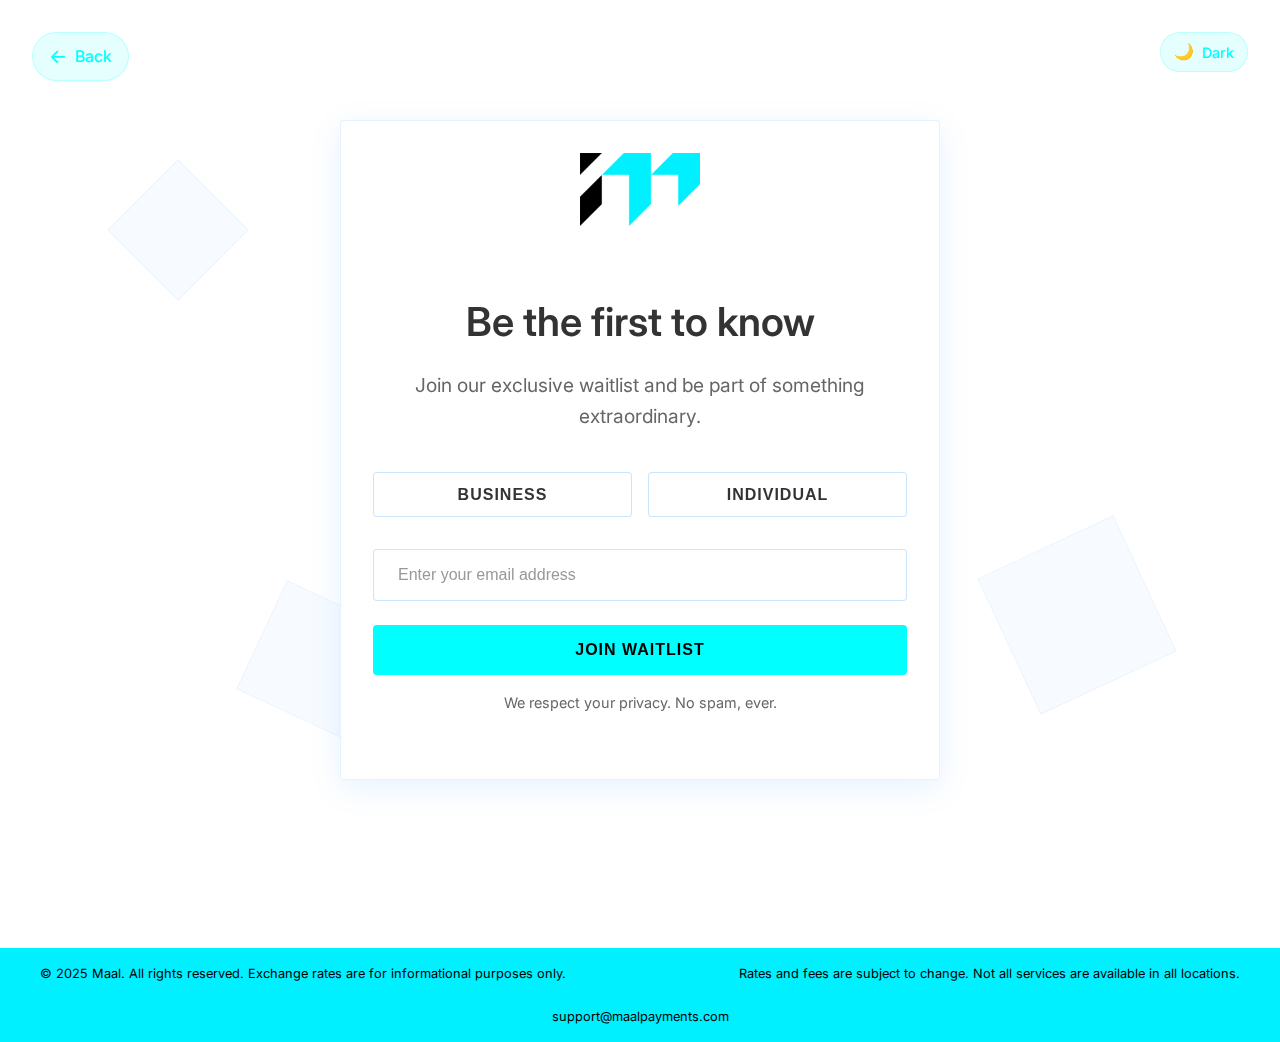
<file: index-light.html>
<!DOCTYPE html>
<html lang="en">
<head>
    <meta charset="UTF-8">
    <meta name="viewport" content="width=device-width, initial-scale=1.0">
    <title>Join the Waitlist</title>
    <link rel="icon" type="image/x-icon" href="favicon/favicon.ico">
    <link rel="icon" type="image/png" sizes="32x32" href="favicon/favicon-32x32.png">
    <link rel="icon" type="image/png" sizes="16x16" href="favicon/favicon-16x16.png">
    <link rel="stylesheet" href="styles-light.css">
    <link rel="preconnect" href="https://fonts.googleapis.com">
    <link rel="preconnect" href="https://fonts.gstatic.com" crossorigin>
    <link href="https://fonts.googleapis.com/css2?family=Inter:wght@300;400;600&display=swap" rel="stylesheet">
    <style>
        .content {
            text-align: center;
            padding: 2rem;
        }

        .footer {
            background: #00F0FF;
            padding: 1rem;
            text-align: center;
            position: relative;
            margin-top: 3rem;
            color: black;
            font-size: 0.8rem;
            line-height: 1.5;
        }

        .footer-content {
            max-width: 1200px;
            margin: 0 auto;
            display: flex;
            justify-content: space-between;
            align-items: center;
            flex-wrap: wrap;
            gap: 1rem;
        }

        .footer-email {
            text-align: center;
            width: 100%;
            margin-top: 0.5rem;
        }

        .footer-email a {
            color: black;
            text-decoration: none;
            cursor: pointer;
            position: relative;
        }

        .footer-email a:hover {
            text-decoration: none;
        }

        .copy-tooltip {
            position: absolute;
            background: rgba(0, 0, 0, 0.8);
            color: white;
            padding: 4px 8px;
            border-radius: 4px;
            font-size: 12px;
            bottom: 100%;
            left: 50%;
            transform: translateX(-50%);
            white-space: nowrap;
            opacity: 0;
            transition: opacity 0.2s;
            pointer-events: none;
        }

        .copy-tooltip.show {
            opacity: 1;
        }
    </style>
</head>
<body>
    <div class="shapes">
        <div class="shape shape1"></div>
        <div class="shape shape2"></div>
        <div class="shape shape3"></div>
    </div>
    <div class="container">
        <div class="content">
            <div class="logo">
                <img src="logoblack.png" alt="Company Logo" class="logo-image">
            </div>
            <a href="intro-light.html" class="back-button">Back</a>
            <a href="index.html" class="theme-switcher">Dark</a>
            <h1>Be the first to know</h1>
            <p class="subtitle">Join our exclusive waitlist and be part of something extraordinary.</p>
            
            <form class="waitlist-form" id="waitlistForm">
                <div class="input-group">
                    <div class="user-type-buttons">
                        <button type="button" class="user-type-btn" data-type="business">Business</button>
                        <button type="button" class="user-type-btn" data-type="individual">Individual</button>
                    </div>
                    <input type="hidden" id="userType" name="userType" required>
                    <input type="email" id="email" placeholder="Enter your email address" required>
                </div>
                <button type="submit">Join Waitlist</button>
                <p class="form-note">We respect your privacy. No spam, ever.</p>
            </form>
        </div>
    </div>

    <footer class="footer">
        <div class="footer-content">
            <div class="footer-copyright">
                © 2025 Maal. All rights reserved. Exchange rates are for informational purposes only.
            </div>
            <div class="footer-disclaimer">
                Rates and fees are subject to change. Not all services are available in all locations.
            </div>
            <div class="footer-email">
                <a href="javascript:void(0)" onclick="copyEmail(event)" data-email="support@maalpayments.com">support@maalpayments.com<span class="copy-tooltip">Click to copy</span></a>
            </div>
        </div>
    </footer>
    <script src="script.js"></script>
    <script>
        function copyEmail(event) {
            event.preventDefault();
            const element = event.currentTarget;
            const email = element.getAttribute('data-email');
            
            // Copy to clipboard
            navigator.clipboard.writeText(email).then(() => {
                // Show tooltip with "Copied!" message
                const tooltip = element.querySelector('.copy-tooltip');
                tooltip.textContent = 'Copied!';
                tooltip.classList.add('show');
                
                // Hide tooltip after 2 seconds
                setTimeout(() => {
                    tooltip.classList.remove('show');
                    tooltip.textContent = 'Click to copy';
                }, 2000);
            }).catch(err => {
                console.error('Failed to copy:', err);
            });
        }

        document.addEventListener('DOMContentLoaded', function() {
            // Clear localStorage immediately when page loads
            localStorage.removeItem('waitlistEmail');
            localStorage.removeItem('userType');
            
            const emailLinks = document.querySelectorAll('.footer-email a');
            emailLinks.forEach(link => {
                link.addEventListener('mouseenter', function() {
                    const tooltip = this.querySelector('.copy-tooltip');
                    if (tooltip) tooltip.classList.add('show');
                });
                
                link.addEventListener('mouseleave', function() {
                    const tooltip = this.querySelector('.copy-tooltip');
                    if (tooltip) {
                        tooltip.classList.remove('show');
                        tooltip.textContent = 'Click to copy';
                    }
                });
            });

            // Don't retrieve saved email from localStorage
            // const savedEmail = localStorage.getItem('waitlistEmail');
            // if (savedEmail) {
            //     document.getElementById('email').value = savedEmail;
            // }

            // Don't save email to localStorage when user types
            const emailInput = document.getElementById('email');
            // emailInput.addEventListener('input', function() {
            //     localStorage.setItem('waitlistEmail', this.value);
            // });

            // Don't save user type selection
            const userTypeButtons = document.querySelectorAll('.user-type-btn');
            const userTypeInput = document.getElementById('userType');
            // const savedUserType = localStorage.getItem('userType');
            
            // if (savedUserType) {
            //     userTypeButtons.forEach(btn => {
            //         if (btn.getAttribute('data-type') === savedUserType) {
            //             btn.classList.add('selected');
            //             userTypeInput.value = savedUserType;
            //         } else {
            //             btn.classList.remove('selected');
            //         }
            //     });
            // } else {
            //     // If no saved user type, make sure the hidden input is empty
            //     userTypeInput.value = '';
            // }

            userTypeButtons.forEach(btn => {
                btn.addEventListener('click', function() {
                    userTypeButtons.forEach(b => b.classList.remove('selected'));
                    this.classList.add('selected');
                    const selectedType = this.getAttribute('data-type');
                    userTypeInput.value = selectedType;
                    // Don't save to localStorage
                    // localStorage.setItem('userType', selectedType);
                });
            });
            
            // Clear localStorage when form is submitted
            const waitlistForm = document.getElementById('waitlistForm');
            waitlistForm.addEventListener('submit', function(e) {
                // Don't prevent default to allow form submission
                // Clear localStorage immediately
                localStorage.removeItem('waitlistEmail');
                localStorage.removeItem('userType');
            });
        });
    </script>
</body>
</html>
</file>
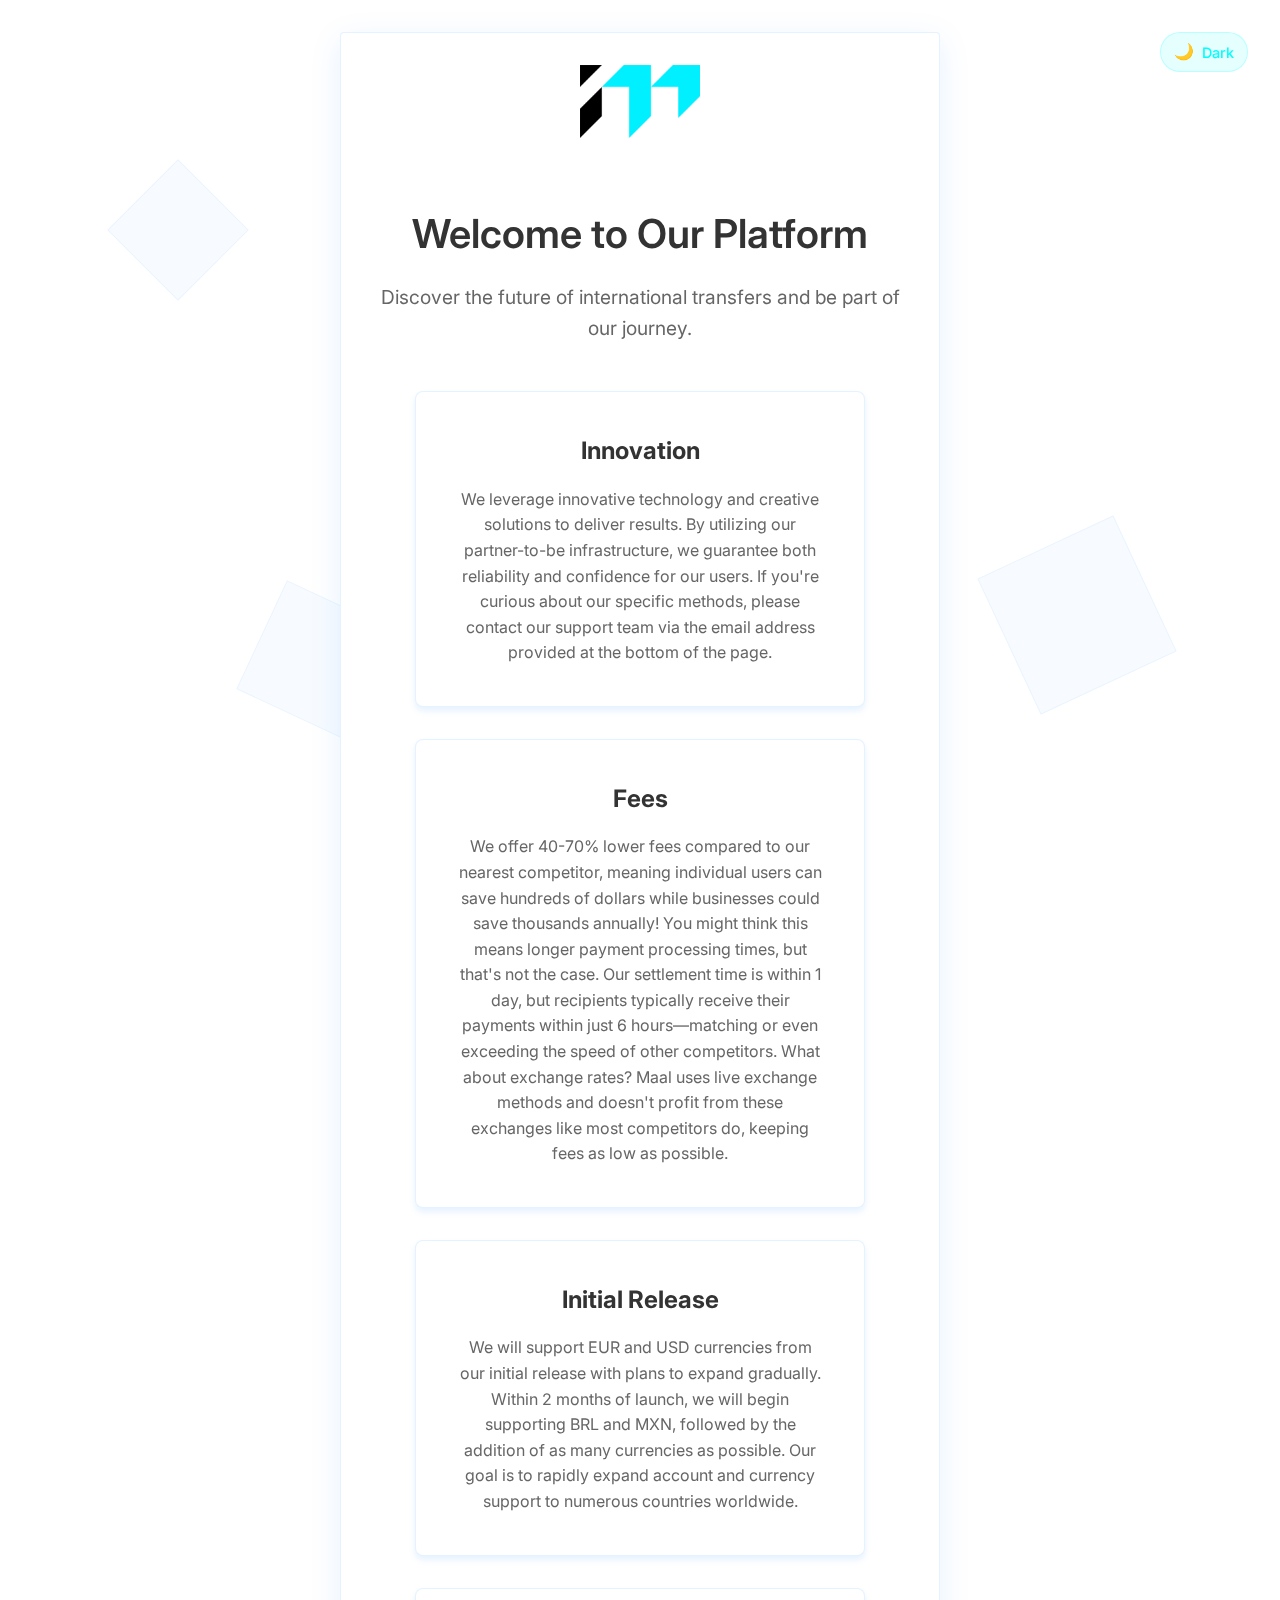
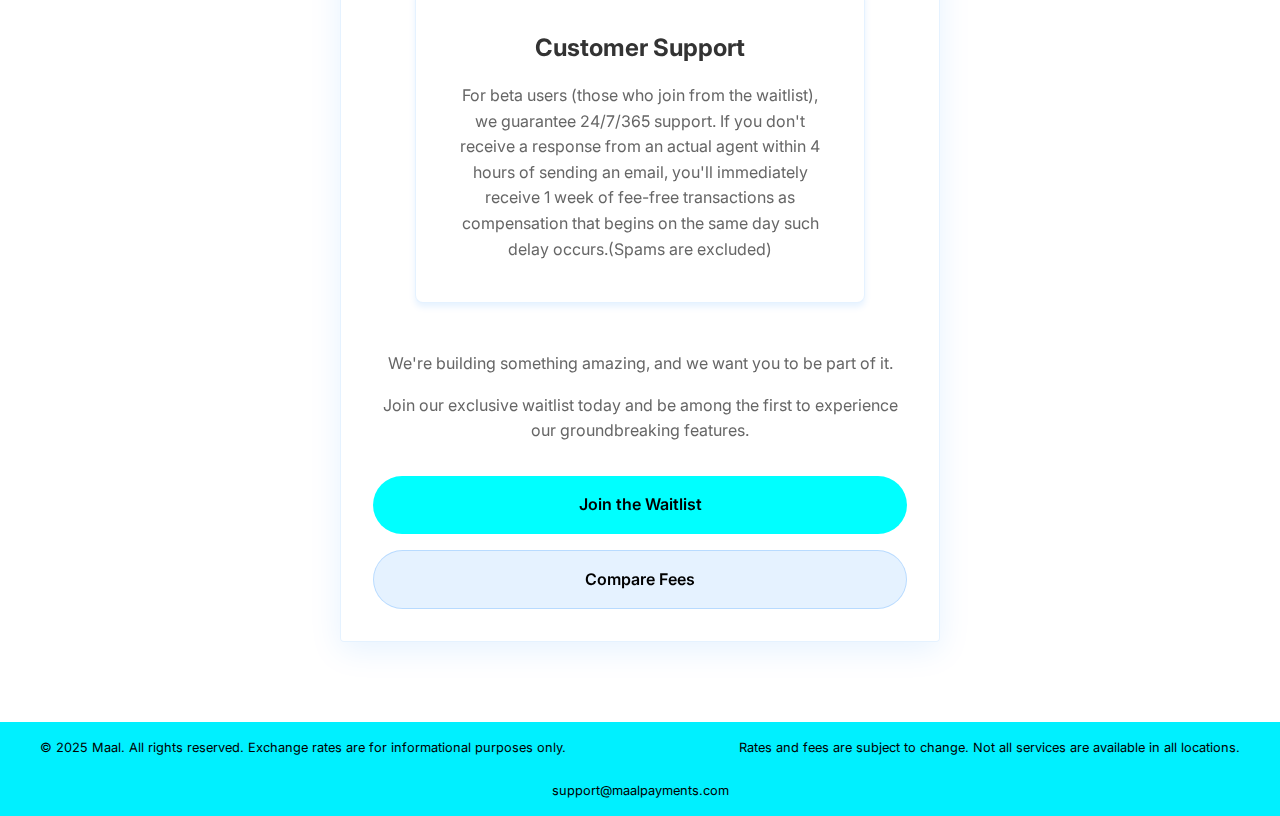
<file: intro-light.html>
<!DOCTYPE html>
<html lang="en">
<head>
    <meta charset="UTF-8">
    <meta name="viewport" content="width=device-width, initial-scale=1.0">
    <title>Welcome to Maal</title>
    <link rel="icon" type="image/x-icon" href="favicon/favicon.ico">
    <link rel="icon" type="image/png" sizes="32x32" href="favicon/favicon-32x32.png">
    <link rel="icon" type="image/png" sizes="16x16" href="favicon/favicon-16x16.png">
    <link rel="stylesheet" href="styles-light.css">
    <link rel="preconnect" href="https://fonts.googleapis.com">
    <link rel="preconnect" href="https://fonts.gstatic.com" crossorigin>
    <link href="https://fonts.googleapis.com/css2?family=Inter:wght@300;400;600&display=swap" rel="stylesheet">
    <style>
        .content {
            text-align: center;
            padding: 2rem;
        }

        .footer {
            background: #00F0FF;
            padding: 1rem;
            text-align: center;
            position: relative;
            margin-top: 3rem;
            color: black;
            font-size: 0.8rem;
            line-height: 1.5;
        }

        .footer-content {
            max-width: 1200px;
            margin: 0 auto;
            display: flex;
            justify-content: space-between;
            align-items: center;
            flex-wrap: wrap;
            gap: 1rem;
        }

        .footer-email {
            text-align: center;
            width: 100%;
            margin-top: 0.5rem;
        }

        .footer-email a {
            color: black;
            text-decoration: none;
            cursor: pointer;
            position: relative;
        }

        .footer-email a:hover {
            text-decoration: none;
        }

        .copy-tooltip {
            position: absolute;
            background: rgba(0, 0, 0, 0.8);
            color: white;
            padding: 4px 8px;
            border-radius: 4px;
            font-size: 12px;
            bottom: 100%;
            left: 50%;
            transform: translateX(-50%);
            white-space: nowrap;
            opacity: 0;
            transition: opacity 0.2s;
            pointer-events: none;
        }

        .copy-tooltip.show {
            opacity: 1;
        }
    </style>
</head>
<body>
    <div class="shapes">
        <div class="shape shape1"></div>
        <div class="shape shape2"></div>
        <div class="shape shape3"></div>
    </div>
    <div class="container">
        <div class="content">
            <div class="logo">
                <img src="logoblack.png" alt="Company Logo" class="logo-image">
            </div>
            <a href="intro.html" class="theme-switcher">Dark</a>
            <h1>Welcome to Our Platform</h1>
            <p class="subtitle">Discover the future of international transfers and be part of our journey.</p>
            
            <div class="traits-container">
                <div class="trait-box">
                    <h3>Innovation</h3>
                    <p>We leverage innovative technology and creative solutions to deliver results. By utilizing our partner-to-be infrastructure, we guarantee both reliability and confidence for our users. If you're curious about our specific methods, please contact our support team via the email address provided at the bottom of the page.</p>
                </div>
                <div class="trait-box">
                    <h3>Fees</h3>
                    <p>We offer 40-70% lower fees compared to our nearest competitor, meaning individual users can save hundreds of dollars while businesses could save thousands annually! You might think this means longer payment processing times, but that's not the case. Our settlement time is within 1 day, but recipients typically receive their payments within just 6 hours—matching or even exceeding the speed of other competitors. What about exchange rates? Maal uses live exchange methods and doesn't profit from these exchanges like most competitors do, keeping fees as low as possible.</p>
                </div>
                <div class="trait-box">
                    <h3>Initial Release</h3>
                    <p>We will support EUR and USD currencies from our initial release with plans to expand gradually. Within 2 months of launch, we will begin supporting BRL and MXN, followed by the addition of as many currencies as possible. Our goal is to rapidly expand account and currency support to numerous countries worldwide.</p>
                </div>
                <div class="trait-box">
                    <h3>Customer Support</h3>
                    <p>For beta users (those who join from the waitlist), we guarantee 24/7/365 support. If you don't receive a response from an actual agent within 4 hours of sending an email, you'll immediately receive 1 week of fee-free transactions as compensation that begins on the same day such delay occurs.(Spams are excluded)</p>
                </div>
            </div>

            <div class="intro-content">
                <p>We're building something amazing, and we want you to be part of it.</p>
                <p>Join our exclusive waitlist today and be among the first to experience our groundbreaking features.</p>
            </div>

            <div class="cta-buttons">
            <a href="index-light.html" class="cta-button">Join the Waitlist</a>
                <a href="compare-fees-light.html" class="cta-button compare-fees">Compare Fees</a>
            </div>
        </div>
    </div>

    <footer class="footer">
        <div class="footer-content">
            <div class="footer-copyright">
                © 2025 Maal. All rights reserved. Exchange rates are for informational purposes only.
            </div>
            <div class="footer-disclaimer">
                Rates and fees are subject to change. Not all services are available in all locations.
            </div>
            <div class="footer-email">
                <a href="javascript:void(0)" onclick="copyEmail(event)" data-email="support@maalpayments.com">support@maalpayments.com<span class="copy-tooltip">Click to copy</span></a>
            </div>
        </div>
    </footer>

    <script>
        function copyEmail(event) {
            event.preventDefault();
            const element = event.currentTarget;
            const email = element.getAttribute('data-email');
            
            // Copy to clipboard
            navigator.clipboard.writeText(email).then(() => {
                // Show tooltip with "Copied!" message
                const tooltip = element.querySelector('.copy-tooltip');
                tooltip.textContent = 'Copied!';
                tooltip.classList.add('show');
                
                // Hide tooltip after 2 seconds
                setTimeout(() => {
                    tooltip.classList.remove('show');
                    tooltip.textContent = 'Click to copy';
                }, 2000);
            }).catch(err => {
                console.error('Failed to copy:', err);
            });
        }

        // Add hover effect for tooltip
        document.addEventListener('DOMContentLoaded', function() {
            const emailLinks = document.querySelectorAll('.footer-email a');
            emailLinks.forEach(link => {
                link.addEventListener('mouseenter', function() {
                    const tooltip = this.querySelector('.copy-tooltip');
                    if (tooltip) tooltip.classList.add('show');
                });
                
                link.addEventListener('mouseleave', function() {
                    const tooltip = this.querySelector('.copy-tooltip');
                    if (tooltip) {
                        tooltip.classList.remove('show');
                        tooltip.textContent = 'Click to copy';
                    }
                });
            });
        });
    </script>
</body>
</html>
</file>
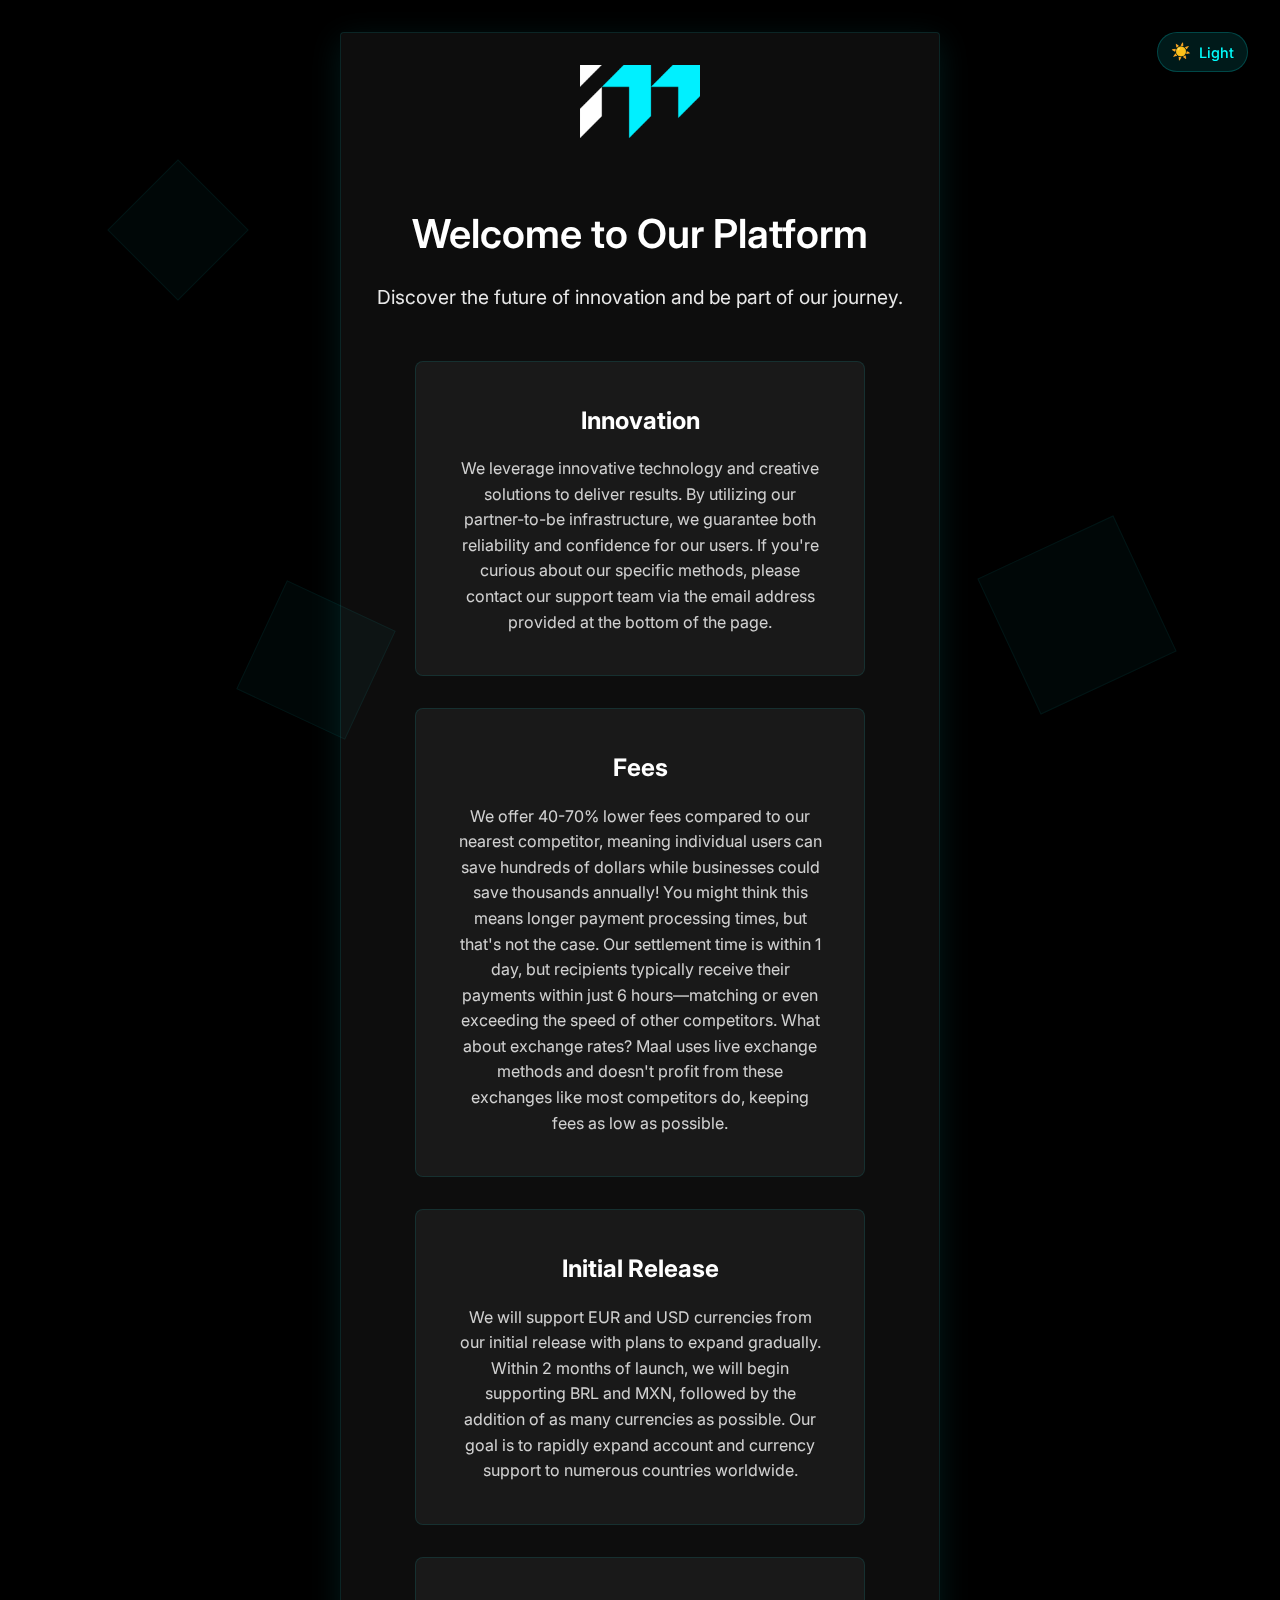
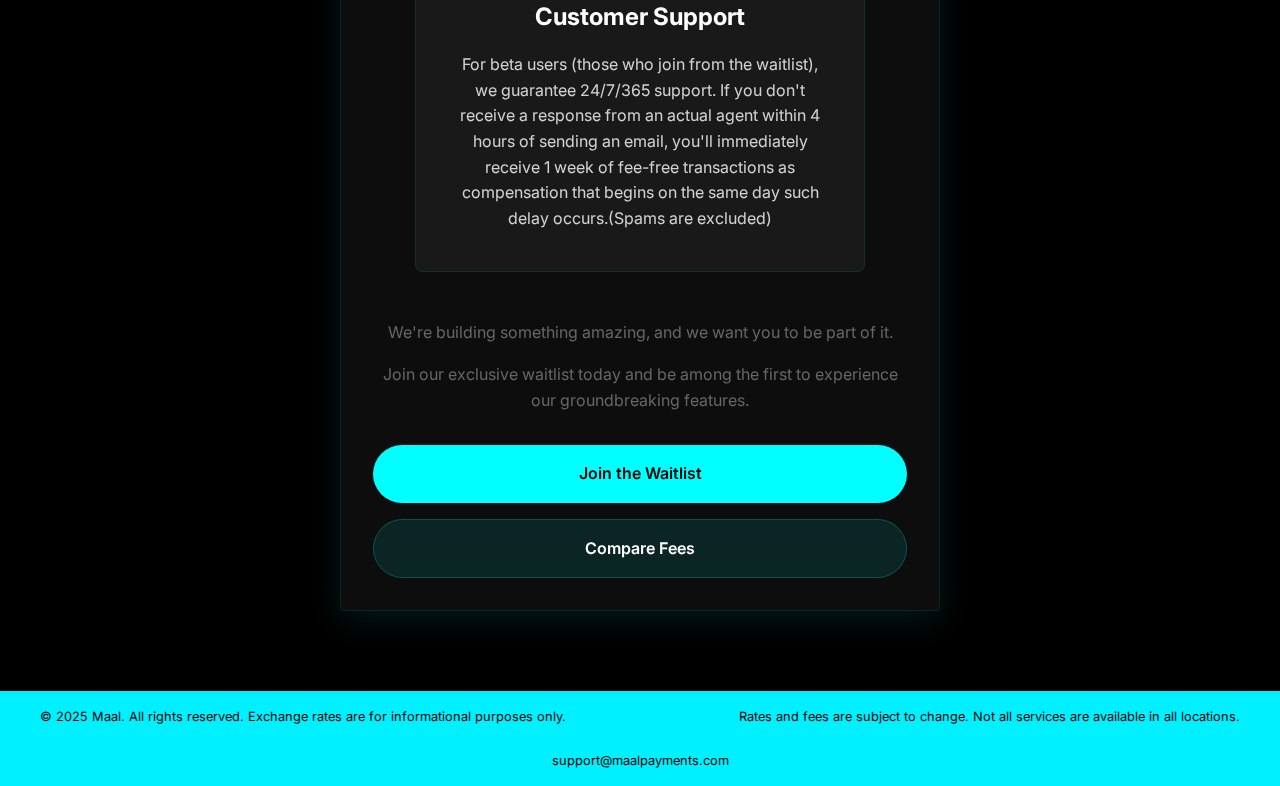
<file: intro.html>
<!DOCTYPE html>
<html lang="en">
<head>
    <meta charset="UTF-8">
    <meta name="viewport" content="width=device-width, initial-scale=1.0">
    <title>Welcome to Maal</title>
    <link rel="icon" type="image/x-icon" href="favicon/favicon.ico">
    <link rel="icon" type="image/png" sizes="32x32" href="favicon/favicon-32x32.png">
    <link rel="icon" type="image/png" sizes="16x16" href="favicon/favicon-16x16.png">
    <link rel="stylesheet" href="styles.css">
    <link rel="preconnect" href="https://fonts.googleapis.com">
    <link rel="preconnect" href="https://fonts.gstatic.com" crossorigin>
    <link href="https://fonts.googleapis.com/css2?family=Inter:wght@300;400;600&display=swap" rel="stylesheet">
    <style>
        .content {
            text-align: center;
            padding: 2rem;
        }

        .footer {
            background: #00F0FF;
            padding: 1rem;
            text-align: center;
            position: relative;
            margin-top: 3rem;
            color: black;
            font-size: 0.8rem;
            line-height: 1.5;
        }

        .footer-content {
            max-width: 1200px;
            margin: 0 auto;
            display: flex;
            justify-content: space-between;
            align-items: center;
            flex-wrap: wrap;
            gap: 1rem;
        }

        .footer-email {
            text-align: center;
            width: 100%;
            margin-top: 0.5rem;
        }

        .footer-email a {
            color: black;
            text-decoration: none;
            cursor: pointer;
            position: relative;
        }

        .footer-email a:hover {
            text-decoration: none;
        }

        .copy-tooltip {
            position: absolute;
            background: rgba(0, 0, 0, 0.8);
            color: white;
            padding: 4px 8px;
            border-radius: 4px;
            font-size: 12px;
            bottom: 100%;
            left: 50%;
            transform: translateX(-50%);
            white-space: nowrap;
            opacity: 0;
            transition: opacity 0.2s;
            pointer-events: none;
        }

        .copy-tooltip.show {
            opacity: 1;
        }
    </style>
</head>
<body>
    <div class="shapes">
        <div class="shape shape1"></div>
        <div class="shape shape2"></div>
        <div class="shape shape3"></div>
    </div>
    <div class="container">
        <div class="content">
            <div class="logo">
                <img src="logo.png" alt="Company Logo" class="logo-image">
            </div>
            <a href="intro-light.html" class="theme-switcher">Light</a>
            <h1>Welcome to Our Platform</h1>
            <p class="subtitle">Discover the future of innovation and be part of our journey.</p>
            
            <div class="traits-container">
                <div class="trait-box">
                    <h3>Innovation</h3>
                    <p>We leverage innovative technology and creative solutions to deliver results. By utilizing our partner-to-be infrastructure, we guarantee both reliability and confidence for our users. If you're curious about our specific methods, please contact our support team via the email address provided at the bottom of the page.</p>
                </div>
                <div class="trait-box">
                    <h3>Fees</h3>
                    <p>We offer 40-70% lower fees compared to our nearest competitor, meaning individual users can save hundreds of dollars while businesses could save thousands annually! You might think this means longer payment processing times, but that's not the case. Our settlement time is within 1 day, but recipients typically receive their payments within just 6 hours—matching or even exceeding the speed of other competitors. What about exchange rates? Maal uses live exchange methods and doesn't profit from these exchanges like most competitors do, keeping fees as low as possible.</p>
                </div>
                <div class="trait-box">
                    <h3>Initial Release</h3>
                    <p>We will support EUR and USD currencies from our initial release with plans to expand gradually. Within 2 months of launch, we will begin supporting BRL and MXN, followed by the addition of as many currencies as possible. Our goal is to rapidly expand account and currency support to numerous countries worldwide.</p>
                </div>
                <div class="trait-box">
                    <h3>Customer Support</h3>
                    <p>For beta users (those who join from the waitlist), we guarantee 24/7/365 support. If you don't receive a response from an actual agent within 4 hours of sending an email, you'll immediately receive 1 week of fee-free transactions as compensation that begins on the same day such delay occurs.(Spams are excluded)</p>
                </div>
            </div>

            <div class="intro-content">
                <p>We're building something amazing, and we want you to be part of it.</p>
                <p>Join our exclusive waitlist today and be among the first to experience our groundbreaking features.</p>
            </div>

            <div class="cta-buttons">
                <a href="index.html" class="cta-button">Join the Waitlist</a>
                <a href="compare-fees.html" class="cta-button compare-fees">Compare Fees</a>
            </div>
        </div>
    </div>

    <footer class="footer">
        <div class="footer-content">
            <div class="footer-copyright">
                © 2025 Maal. All rights reserved. Exchange rates are for informational purposes only.
            </div>
            <div class="footer-disclaimer">
                Rates and fees are subject to change. Not all services are available in all locations.
            </div>
            <div class="footer-email">
                <a href="javascript:void(0)" onclick="copyEmail(event)" data-email="support@maalpayments.com">support@maalpayments.com<span class="copy-tooltip">Click to copy</span></a>
            </div>
        </div>
    </footer>

    <script>
        function copyEmail(event) {
            event.preventDefault();
            const element = event.currentTarget;
            const email = element.getAttribute('data-email');
            
            // Copy to clipboard
            navigator.clipboard.writeText(email).then(() => {
                // Show tooltip with "Copied!" message
                const tooltip = element.querySelector('.copy-tooltip');
                tooltip.textContent = 'Copied!';
                tooltip.classList.add('show');
                
                // Hide tooltip after 2 seconds
                setTimeout(() => {
                    tooltip.classList.remove('show');
                    tooltip.textContent = 'Click to copy';
                }, 2000);
            }).catch(err => {
                console.error('Failed to copy:', err);
            });
        }

        // Add hover effect for tooltip
        document.addEventListener('DOMContentLoaded', function() {
            const emailLinks = document.querySelectorAll('.footer-email a');
            emailLinks.forEach(link => {
                link.addEventListener('mouseenter', function() {
                    const tooltip = this.querySelector('.copy-tooltip');
                    if (tooltip) tooltip.classList.add('show');
                });
                
                link.addEventListener('mouseleave', function() {
                    const tooltip = this.querySelector('.copy-tooltip');
                    if (tooltip) {
                        tooltip.classList.remove('show');
                        tooltip.textContent = 'Click to copy';
                    }
                });
            });
        });
    </script>
</body>
</html>
</file>
<file: styles.css>
* {
    margin: 0;
    padding: 0;
    box-sizing: border-box;
}

@keyframes float {
    0% {
        transform: translateY(0) rotate(0deg);
    }
    50% {
        transform: translateY(-20px) rotate(180deg);
    }
    100% {
        transform: translateY(0) rotate(360deg);
    }
}

@keyframes float2 {
    0% {
        transform: translateX(0) rotate(0deg);
    }
    50% {
        transform: translateX(20px) rotate(-180deg);
    }
    100% {
        transform: translateX(0) rotate(-360deg);
    }
}

body {
    font-family: 'Inter', sans-serif;
    min-height: 100vh;
    background: #000000;
    color: white;
    line-height: 1.6;
    overflow-x: hidden;
    position: relative;
}

.logo {
    margin-bottom: 3rem;
    display: flex;
    justify-content: center;
    align-items: center;
}

.logo-image {
    width: 120px;
    height: auto;
    margin-bottom: 1rem;
}

.shapes {
    position: fixed;
    width: 100%;
    height: 100%;
    pointer-events: none;
    z-index: 1;
}

.shape {
    position: absolute;
    background: rgba(0, 255, 255, 0.1);
    border: 1px solid rgba(0, 255, 255, 0.2);
    animation: float 15s infinite ease-in-out;
}

.shape1 {
    width: 100px;
    height: 100px;
    top: 20%;
    left: 10%;
    transform: rotate(45deg);
    border-radius: 0;
    animation-delay: -2s;
}

.shape2 {
    width: 150px;
    height: 150px;
    top: 60%;
    right: 10%;
    transform: rotate(65deg);
    border-radius: 0;
    animation: float2 18s infinite ease-in-out;
}

.shape3 {
    width: 120px;
    height: 120px;
    bottom: 20%;
    left: 20%;
    transform: rotate(25deg);
    border-radius: 0;
    animation-delay: -5s;
}

.container {
    min-height: 100vh;
    display: flex;
    justify-content: center;
    align-items: center;
    padding: 2rem;
    background: rgba(0, 0, 0, 0.7);
    position: relative;
    z-index: 2;
}

.content {
    max-width: 600px;
    text-align: center;
    padding: 3rem;
    background: rgba(255, 255, 255, 0.05);
    border: 1px solid rgba(0, 255, 255, 0.1);
    border-radius: 4px;
    box-shadow: 0 8px 32px rgba(0, 255, 255, 0.1);
}

h1 {
    font-size: 2.5rem;
    margin-bottom: 1rem;
    font-weight: 600;
    color: #fff;
}

.subtitle {
    font-size: 1.2rem;
    margin-bottom: 2.5rem;
    color: rgba(255, 255, 255, 0.9);
}

.waitlist-form {
    margin-bottom: 2rem;
    position: relative;
    z-index: 3;
}

.input-group {
    display: flex;
    flex-direction: column;
    gap: 1rem;
    margin-bottom: 1.5rem;
}

.user-type-buttons {
    display: flex;
    gap: 1rem;
    margin-bottom: 1rem;
}

.user-type-btn {
    flex: 1;
    padding: 0.8rem 1.5rem;
    border: 1px solid rgba(0, 255, 255, 0.2);
    border-radius: 4px;
    background: rgba(0, 0, 0, 0.3);
    color: white;
    font-size: 1rem;
    cursor: pointer;
    transition: all 0.3s ease;
}

.user-type-btn:hover {
    background: rgba(0, 255, 255, 0.1);
}

.user-type-btn.selected {
    background: #00F0FF;
    color: #000;
    border-color: #00F0FF;
}

input[type="text"],
input[type="email"] {
    width: 100%;
    padding: 1rem 1.5rem;
    border: 1px solid rgba(0, 255, 255, 0.2);
    border-radius: 4px;
    background: rgba(0, 0, 0, 0.3);
    color: white;
    font-size: 1rem;
    transition: all 0.3s ease;
}

input[type="text"]::placeholder,
input[type="email"]::placeholder {
    color: rgba(255, 255, 255, 0.6);
}

input[type="text"]:focus,
input[type="email"]:focus {
    outline: none;
    border-color: rgba(0, 255, 255, 0.5);
    box-shadow: 0 0 15px rgba(0, 255, 255, 0.1);
}

button {
    width: 100%;
    padding: 1rem 2rem;
    border: none;
    border-radius: 4px;
    background: #00ffff;
    color: #000;
    font-size: 1rem;
    font-weight: 600;
    cursor: pointer;
    transition: all 0.3s ease;
    text-transform: uppercase;
    letter-spacing: 1px;
}

button:hover {
    background: #00e6e6;
    transform: translateY(-2px);
    box-shadow: 0 5px 15px rgba(0, 255, 255, 0.2);
}

button:disabled {
    opacity: 0.7;
    cursor: not-allowed;
    transform: none;
}

.form-note {
    font-size: 0.9rem;
    color: rgba(255, 255, 255, 0.6);
    margin-top: 1rem;
}

@media (max-width: 600px) {
    .content {
        padding: 2rem;
        margin: 1rem;
        width: calc(100% - 2rem);
    }

    h1 {
        font-size: 2rem;
    }
    
    .logo-image {
        width: 140px;
    }
    
    .shape {
        opacity: 0.3;
    }
    
    .shape1 {
        width: 60px;
        height: 60px;
    }
    
    .shape2 {
        width: 80px;
        height: 80px;
    }
    
    .shape3 {
        width: 70px;
        height: 70px;
    }
}

.intro-content {
    text-align: center;
    max-width: 600px;
    margin: 2rem auto;
    line-height: 1.6;
}

.intro-content p {
    margin-bottom: 1rem;
    color: #666;
}

.cta-buttons {
    display: flex;
    flex-direction: column;
    gap: 1rem;
    margin-top: 2rem;
}

.cta-button {
    display: inline-block;
    background-color: #00ffff;
    color: #000;
    padding: 1rem 2rem;
    border-radius: 30px;
    text-decoration: none;
    font-weight: 600;
    transition: all 0.3s ease;
    text-align: center;
}

.cta-button:hover {
    background-color: #00e6e6;
    transform: translateY(-2px);
    box-shadow: 0 5px 15px rgba(0, 255, 255, 0.2);
}

.cta-button.compare-fees {
    background-color: rgba(0, 255, 255, 0.1);
    border: 1px solid rgba(0, 255, 255, 0.2);
    color: white;
}

.cta-button.compare-fees:hover {
    background-color: rgba(0, 255, 255, 0.2);
    color: white;
}

.back-button {
    position: absolute;
    top: 2rem;
    left: 2rem;
    display: flex;
    align-items: center;
    gap: 0.5rem;
    color: #00ffff;
    text-decoration: none;
    font-weight: 500;
    transition: all 0.3s ease;
    padding: 0.5rem 1rem;
    border: 1px solid rgba(0, 255, 255, 0.2);
    border-radius: 30px;
    background: rgba(0, 255, 255, 0.1);
}

.back-button:hover {
    background: rgba(0, 255, 255, 0.2);
    transform: translateX(-5px);
}

.traits-container {
    display: flex;
    justify-content: center;
    gap: 2rem;
    margin: 3rem 0;
    flex-wrap: wrap;
}

.trait-box {
    background: rgba(255, 255, 255, 0.05);
    border: 1px solid rgba(0, 255, 255, 0.1);
    border-radius: 8px;
    padding: 2.5rem;
    width: 450px;
    text-align: center;
    transition: transform 0.3s ease, box-shadow 0.3s ease;
}

.trait-box:hover {
    transform: translateY(-5px);
    box-shadow: 0 8px 32px rgba(0, 255, 255, 0.15);
}

.trait-icon {
    font-size: 2.5rem;
    margin-bottom: 1rem;
}

.trait-box h3 {
    color: #fff;
    margin-bottom: 1rem;
    font-size: 1.5rem;
}

.trait-box p {
    color: rgba(255, 255, 255, 0.8);
    font-size: 1rem;
    line-height: 1.6;
}

@media (max-width: 900px) {
    .traits-container {
        gap: 1rem;
    }
    
    .trait-box {
        width: 100%;
        max-width: 450px;
    }

    .back-button {
        top: 1rem;
        left: 1rem;
    }
}

.theme-switcher {
    position: absolute;
    top: 2rem;
    right: 2rem;
    display: flex;
    align-items: center;
    gap: 0.5rem;
    color: #00ffff;
    text-decoration: none;
    font-weight: 500;
    transition: all 0.3s ease;
    padding: 0.4rem 0.8rem;
    border: 1px solid rgba(0, 255, 255, 0.2);
    border-radius: 30px;
    background: rgba(0, 255, 255, 0.1);
    cursor: pointer;
    font-size: 0.9rem;
}

.theme-switcher:hover {
    background: rgba(0, 255, 255, 0.2);
    transform: translateY(-2px);
}

.theme-switcher::before {
    content: "☀️";
    font-size: 1rem;
}

@media (max-width: 900px) {
    .theme-switcher {
        top: 1rem;
        right: 1rem;
    }
}
</file>
<file: styles-light.css>
* {
    margin: 0;
    padding: 0;
    box-sizing: border-box;
}

@keyframes float {
    0% {
        transform: translateY(0) rotate(0deg);
    }
    50% {
        transform: translateY(-20px) rotate(180deg);
    }
    100% {
        transform: translateY(0) rotate(360deg);
    }
}

@keyframes float2 {
    0% {
        transform: translateX(0) rotate(0deg);
    }
    50% {
        transform: translateX(20px) rotate(-180deg);
    }
    100% {
        transform: translateX(0) rotate(-360deg);
    }
}

body {
    font-family: 'Inter', sans-serif;
    min-height: 100vh;
    background: #ffffff;
    color: #333;
    line-height: 1.6;
    overflow-x: hidden;
    position: relative;
}

.logo {
    margin-bottom: 3rem;
    display: flex;
    justify-content: center;
    align-items: center;
}

.logo-image {
    width: 120px;
    height: auto;
    margin-bottom: 1rem;
}

.shapes {
    position: fixed;
    width: 100%;
    height: 100%;
    pointer-events: none;
    z-index: 1;
}

.shape {
    position: absolute;
    background: rgba(0, 123, 255, 0.1);
    border: 1px solid rgba(0, 123, 255, 0.2);
    animation: float 15s infinite ease-in-out;
}

.shape1 {
    width: 100px;
    height: 100px;
    top: 20%;
    left: 10%;
    transform: rotate(45deg);
    border-radius: 0;
    animation-delay: -2s;
}

.shape2 {
    width: 150px;
    height: 150px;
    top: 60%;
    right: 10%;
    transform: rotate(65deg);
    border-radius: 0;
    animation: float2 18s infinite ease-in-out;
}

.shape3 {
    width: 120px;
    height: 120px;
    bottom: 20%;
    left: 20%;
    transform: rotate(25deg);
    border-radius: 0;
    animation-delay: -5s;
}

.container {
    min-height: 100vh;
    display: flex;
    justify-content: center;
    align-items: center;
    padding: 2rem;
    background: rgba(255, 255, 255, 0.7);
    position: relative;
    z-index: 2;
}

.content {
    max-width: 600px;
    text-align: center;
    padding: 3rem;
    background: rgba(255, 255, 255, 0.95);
    border: 1px solid rgba(0, 123, 255, 0.1);
    border-radius: 4px;
    box-shadow: 0 8px 32px rgba(0, 123, 255, 0.1);
}

h1 {
    font-size: 2.5rem;
    margin-bottom: 1rem;
    font-weight: 600;
    color: #333;
}

.subtitle {
    font-size: 1.2rem;
    margin-bottom: 2.5rem;
    color: #666;
}

.waitlist-form {
    margin-bottom: 2rem;
    position: relative;
    z-index: 3;
}

.input-group {
    display: flex;
    flex-direction: column;
    gap: 1rem;
    margin-bottom: 1.5rem;
}

.user-type-buttons {
    display: flex;
    gap: 1rem;
    margin-bottom: 1rem;
}

.user-type-btn {
    flex: 1;
    padding: 0.8rem 1.5rem;
    border: 1px solid rgba(0, 123, 255, 0.2);
    border-radius: 4px;
    background: #ffffff;
    color: #333;
    font-size: 1rem;
    cursor: pointer;
    transition: all 0.3s ease;
}

.user-type-btn:hover {
    background: rgba(0, 123, 255, 0.1);
}

.user-type-btn.selected {
    background: #00F0FF;
    color: #000;
    border-color: #00F0FF;
}

input[type="text"],
input[type="email"] {
    width: 100%;
    padding: 1rem 1.5rem;
    border: 1px solid rgba(0, 123, 255, 0.2);
    border-radius: 4px;
    background: #ffffff;
    color: #333;
    font-size: 1rem;
    transition: all 0.3s ease;
}

input[type="text"]::placeholder,
input[type="email"]::placeholder {
    color: #999;
}

input[type="text"]:focus,
input[type="email"]:focus {
    outline: none;
    border-color: rgba(0, 123, 255, 0.5);
    box-shadow: 0 0 15px rgba(0, 123, 255, 0.1);
}

button {
    width: 100%;
    padding: 1rem 2rem;
    border: none;
    border-radius: 4px;
    background: #00ffff;
    color: #000;
    font-size: 1rem;
    font-weight: 600;
    cursor: pointer;
    transition: all 0.3s ease;
    text-transform: uppercase;
    letter-spacing: 1px;
}

button:hover {
    background: #00e6e6;
    transform: translateY(-2px);
    box-shadow: 0 5px 15px rgba(0, 255, 255, 0.2);
}

button:disabled {
    opacity: 0.7;
    cursor: not-allowed;
    transform: none;
}

.form-note {
    font-size: 0.9rem;
    color: #666;
    margin-top: 1rem;
}

@media (max-width: 600px) {
    .content {
        padding: 2rem;
        margin: 1rem;
        width: calc(100% - 2rem);
    }

    h1 {
        font-size: 2rem;
    }
    
    .logo-image {
        width: 140px;
    }
    
    .shape {
        opacity: 0.3;
    }
    
    .shape1 {
        width: 60px;
        height: 60px;
    }
    
    .shape2 {
        width: 80px;
        height: 80px;
    }
    
    .shape3 {
        width: 70px;
        height: 70px;
    }
}

.intro-content {
    text-align: center;
    max-width: 600px;
    margin: 2rem auto;
    line-height: 1.6;
}

.intro-content p {
    margin-bottom: 1rem;
    color: #666;
}

.cta-buttons {
    display: flex;
    flex-direction: column;
    gap: 1rem;
    margin-top: 2rem;
}

.cta-button {
    display: inline-block;
    background-color: #00ffff;
    color: #000;
    padding: 1rem 2rem;
    border-radius: 30px;
    text-decoration: none;
    font-weight: 600;
    transition: all 0.3s ease;
    text-align: center;
}

.cta-button:hover {
    background-color: #00e6e6;
    transform: translateY(-2px);
    box-shadow: 0 5px 15px rgba(0, 255, 255, 0.2);
}

.cta-button.compare-fees {
    background-color: rgba(0, 123, 255, 0.1);
    border: 1px solid rgba(0, 123, 255, 0.2);
}

.cta-button.compare-fees:hover {
    background-color: rgba(0, 123, 255, 0.2);
}

.back-button {
    position: absolute;
    top: 2rem;
    left: 2rem;
    display: flex;
    align-items: center;
    gap: 0.5rem;
    color: #00ffff;
    text-decoration: none;
    font-weight: 500;
    transition: all 0.3s ease;
    padding: 0.5rem 1rem;
    border: 1px solid rgba(0, 255, 255, 0.2);
    border-radius: 30px;
    background: rgba(0, 255, 255, 0.1);
}

.back-button:hover {
    background: rgba(0, 255, 255, 0.2);
    transform: translateX(-5px);
}

.back-button::before {
    content: "←";
    font-size: 1.2rem;
}

.traits-container {
    display: flex;
    justify-content: center;
    gap: 2rem;
    margin: 3rem 0;
    flex-wrap: wrap;
}

.trait-box {
    background: #ffffff;
    border: 1px solid rgba(0, 123, 255, 0.1);
    border-radius: 8px;
    padding: 2.5rem;
    width: 450px;
    text-align: center;
    transition: transform 0.3s ease, box-shadow 0.3s ease;
    box-shadow: 0 4px 6px rgba(0, 123, 255, 0.1);
}

.trait-box:hover {
    transform: translateY(-5px);
    box-shadow: 0 8px 32px rgba(0, 123, 255, 0.15);
}

.trait-box h3 {
    color: #333;
    margin-bottom: 1rem;
    font-size: 1.5rem;
}

.trait-box p {
    color: #666;
    font-size: 1rem;
    line-height: 1.6;
}

@media (max-width: 900px) {
    .traits-container {
        gap: 1rem;
    }
    
    .trait-box {
        width: 100%;
        max-width: 450px;
    }

    .back-button {
        top: 1rem;
        left: 1rem;
    }
}

.theme-switcher {
    position: absolute;
    top: 2rem;
    right: 2rem;
    display: flex;
    align-items: center;
    gap: 0.5rem;
    color: #00ffff;
    text-decoration: none;
    font-weight: 500;
    transition: all 0.3s ease;
    padding: 0.4rem 0.8rem;
    border: 1px solid rgba(0, 255, 255, 0.2);
    border-radius: 30px;
    background: rgba(0, 255, 255, 0.1);
    cursor: pointer;
    font-size: 0.9rem;
}

.theme-switcher:hover {
    background: rgba(0, 255, 255, 0.2);
    transform: translateY(-2px);
}

.theme-switcher::before {
    content: "🌙";
    font-size: 1rem;
}

@media (max-width: 900px) {
    .theme-switcher {
        top: 1rem;
        right: 1rem;
    }
}
</file>
